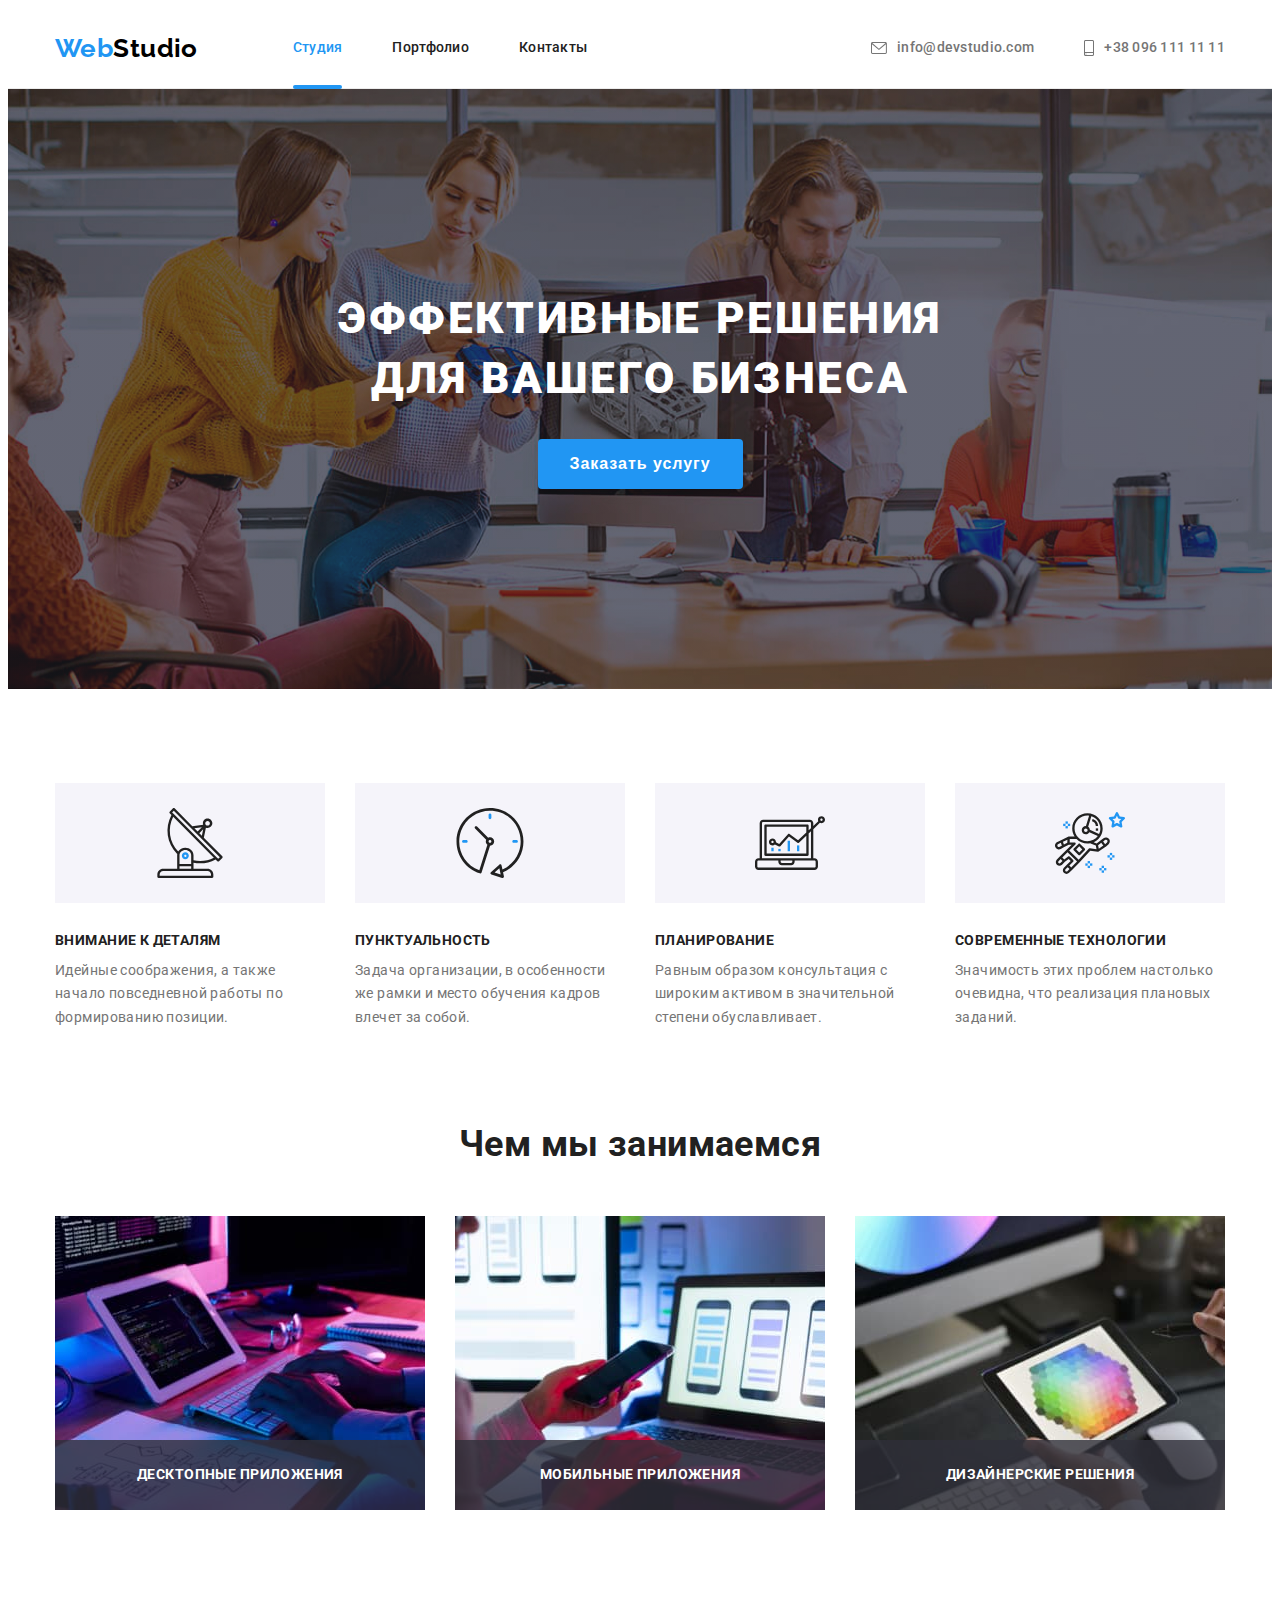
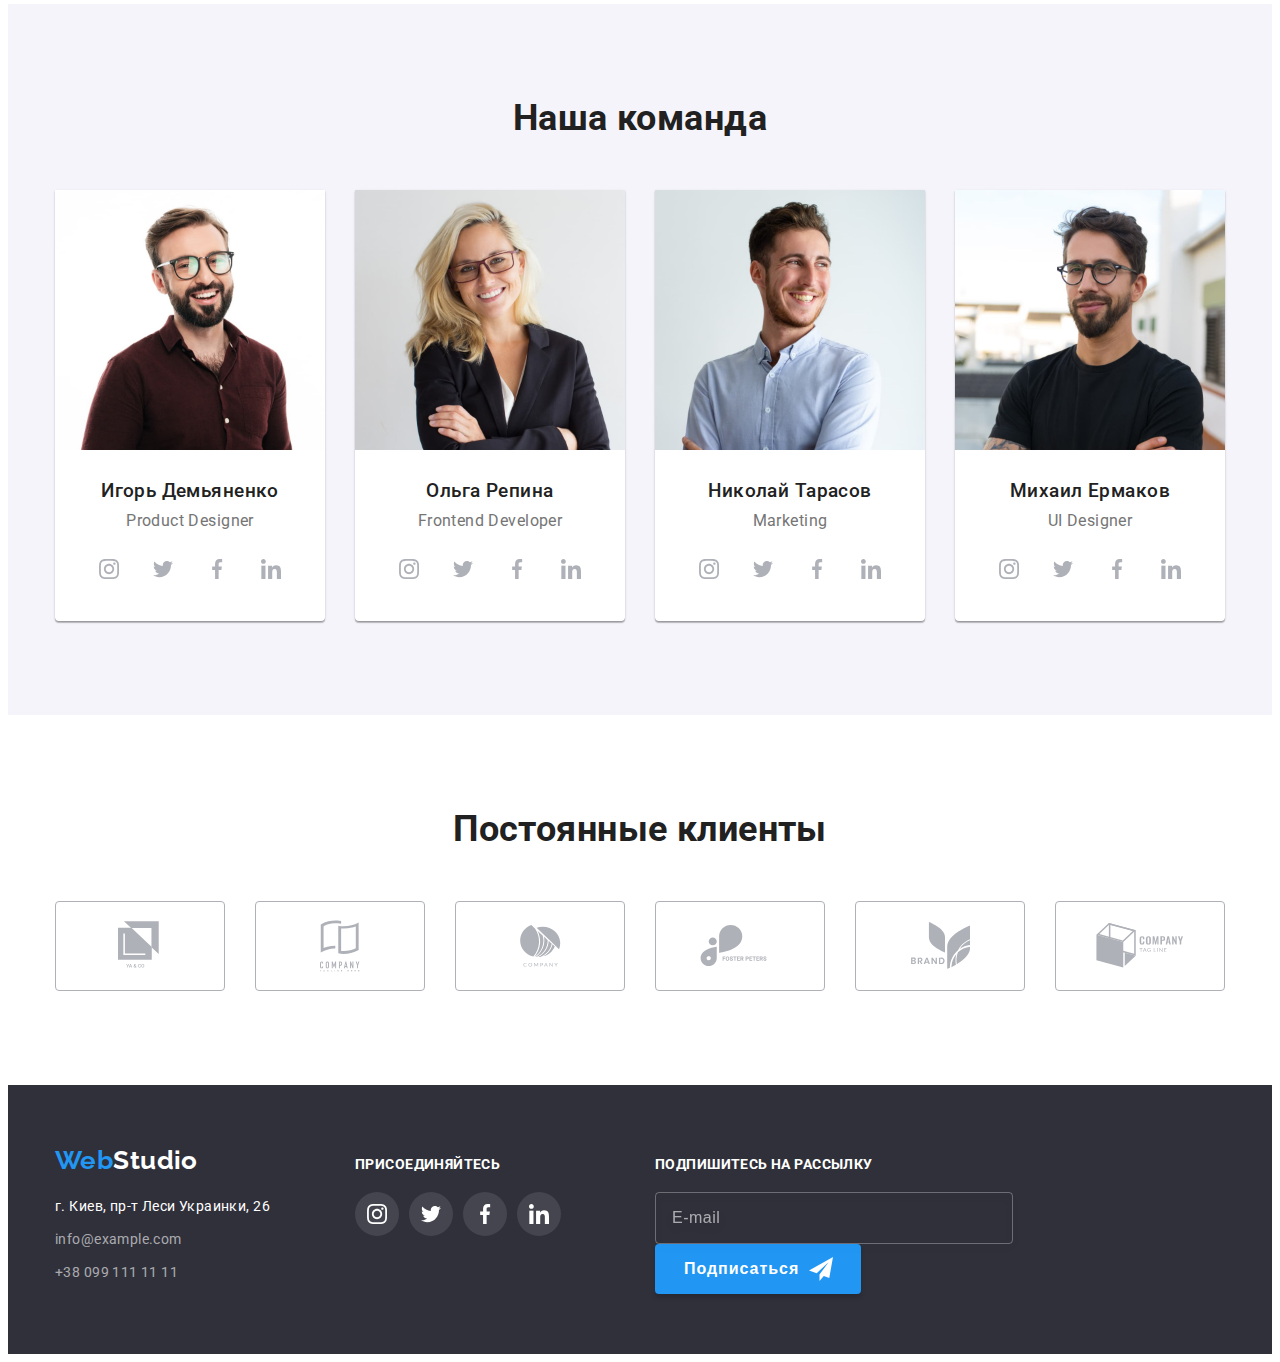
<file: index.html>
<!DOCTYPE html>
<html lang="en">
  <head>
    <meta charset="UTF-8" />
    <meta http-equiv="X-UA-Compatible" content="IE=edge" />
    <meta name="viewport" content="width=device-width, initial-scale=1.0" />
    <title>Студия</title>
    <link
      rel="stylesheet"
      href="https://cdnjs.cloudflare.com/ajax/libs/modern-normalize/1.0.0/modern-normalize.min.css"
      integrity="sha512-ISS7cAi1PEhQ8jnbJpJZMd29NlhNj4AWYyLOSp2CE/CsHxTCu+r+t0D2yoJudVrd0/8fTVPUVDzY5Tvli75u/g=="
      crossorigin="anonymous"
    />
    <link rel="preconnect" href="https://fonts.gstatic.com" />
    <link
      href="https://fonts.googleapis.com/css2?family=Raleway:wght@700&family=Roboto:wght@400;500;700;900&display=swap"
      rel="stylesheet"
    />
    <link rel="stylesheet" href="./css/main.min.css" />
  </head>
  <body>
    <!-- Шапка -->
    <header class="header">
      <div class="container header__container">
        <nav class="navigation">
          <a class="logo header__logo" href="#"
            >Web<span class="header__logo--color">Studio</span></a
          >
          <ul class="list menu">
            <li class="menu__item active-page">
              <a class="link menu__link" href="">Студия</a>
            </li>
            <li class="menu__item">
              <a class="link menu__link" href="./portfolio.html">Портфолио</a>
            </li>
            <li class="menu__item">
              <a class="link menu__link" href="">Контакты</a>
            </li>
          </ul>
        </nav>
        <ul class="list contact">
          <li class="contact__item">
            <a class="link contact__link" href="mailto:info@devstudio.com">
              <svg class="icon contact__link-icon" width="16" height="12">
                <use href="./images/sprite.svg#icon-mail"></use>
              </svg>
              info@devstudio.com</a
            >
          </li>
          <li class="contact__item">
            <a class="link contact__link" href="tel:+380961111111">
              <svg class="icon contact__link-icon" width="10" height="16">
                <use href="./images/sprite.svg#icon-phone"></use>
              </svg>
              +38 096 111 11 11</a
            >
          </li>
        </ul>
      </div>
    </header>
    <!-- Главная -->
    <main>
      <section class="hero hero-bg">
        <div class="container">
          <h1 class="hero__title">Эффективные решения для вашего бизнеса</h1>
          <button class="button hero__button" type="button" data-modal-open>
            Заказать услугу
          </button>
        </div>
      </section>
      <section class="section about">
        <div class="container">
          <h2 class="section__title visually-hidden">О нас</h2>
          <ul class="list about__list grid">
            <li class="about__item grid-item">
              <h3 class="about__item-title common__title">Внимание к деталям</h3>
              <p class="about__item-text">
                Идейные соображения, а также начало повседневной работы по
                формированию позиции.
              </p>
            </li>
            <li class="about__item grid-item">
              <h3 class="about__item-title common__title">Пунктуальность</h3>
              <p class="about__item-text">
                Задача организации, в особенности же рамки и место обучения
                кадров влечет за собой.
              </p>
            </li>
            <li class="about__item grid-item">
              <h3 class="about__item-title common__title">Планирование</h3>
              <p class="about__item-text">
                Равным образом консультация с широким активом в значительной
                степени обуславливает.
              </p>
            </li>
            <li class="about__item grid-item">
              <h3 class="about__item-title common__title">Современные технологии</h3>
              <p class="about__item-text">
                Значимость этих проблем настолько очевидна, что реализация
                плановых заданий.
              </p>
            </li>
          </ul>
        </div>
      </section>
      <section class="section services">
        <div class="container">
          <h2 class="section__title">Чем мы занимаемся</h2>
          <ul class="list grid">
            <li class="services__item grid-item">
              <img
                src="./images/about-1.jpg"
                alt="Проектирование"
                width="370"
              />
              <h3 class="services__item-title">Десктопные приложения</h3>
            </li>
            <li class="services__item grid-item">
              <img src="./images/about-2.jpg" alt="Дизайн" width="370" />
              <h3 class="services__item-title">Мобильные приложения</h3>
            </li>
            <li class="services__item grid-item">
              <img src="./images/about-3.jpg" alt="Редакция" width="370" />
              <h3 class="services__item-title">Дизайнерские решения</h3>
            </li>
          </ul>
        </div>
      </section>
      <!--  Team section -->
      <section class="section team">
        <div class="container">
          <h2 class="section__title">Наша команда</h2>
          <ul class="list team__list grid">
            <li class="team__item grid-item">
              <img
                src="./images/prod-designer.jpg"
                alt="Игорь Демьяненко"
                width="270"
              />
              <div class="team__content">
                <h3 class="team__title">Игорь Демьяненко</h3>
                <p class="team__text">Product Designer</p>
                <ul class="list social-icons">
                  <li class="social-icons__item">
                    <a
                      href=""
                      class="social-icons__link"
                      target="_blank"
                      rel="noopener noreferrer"
                    >
                      <svg class="icon social-icons__icon">
                        <use href="./images/sprite.svg#icon-instagram"></use>
                      </svg>
                    </a>
                  </li>
                  <li class="social-icons__item">
                    <a
                      href=""
                      class="social-icons__link"
                      target="_blank"
                      rel="noopener noreferrer"
                    >
                      <svg class="icon social-icons__icon">
                        <use href="./images/sprite.svg#icon-twitter"></use>
                      </svg>
                    </a>
                  </li>
                  <li class="social-icons__item">
                    <a
                      href=""
                      class="social-icons__link"
                      target="_blank"
                      rel="noopener noreferrer"
                    >
                      <svg class="icon social-icons__icon">
                        <use href="./images/sprite.svg#icon-facebook"></use>
                      </svg>
                    </a>
                  </li>
                  <li class="social-icons__item">
                    <a
                      href=""
                      class="social-icons__link"
                      target="_blank"
                      rel="noopener noreferrer"
                    >
                      <svg class="icon social-icons__icon">
                        <use href="./images/sprite.svg#icon-linkedin"></use>
                      </svg>
                    </a>
                  </li>
                </ul>
              </div>
            </li>
            <li class="team__item grid-item">
              <img
                src="./images/fronend-dev.jpg"
                alt="Ольга Репина"
                width="270"
              />
              <div class="team__content">
                <h3 class="team__title">Ольга Репина</h3>
                <p class="team__text">Frontend Developer</p>
                <ul class="list social-icons">
                  <li class="social-icons__item">
                    <a
                      href=""
                      class="social-icons__link"
                      target="_blank"
                      rel="noopener noreferrer"
                    >
                      <svg class="icon social-icons__icon">
                        <use href="./images/sprite.svg#icon-instagram"></use>
                      </svg>
                    </a>
                  </li>
                  <li class="social-icons__item">
                    <a
                      href=""
                      class="social-icons__link"
                      target="_blank"
                      rel="noopener noreferrer"
                    >
                      <svg class="icon social-icons__icon">
                        <use href="./images/sprite.svg#icon-twitter"></use>
                      </svg>
                    </a>
                  </li>
                  <li class="social-icons__item">
                    <a
                      href=""
                      class="social-icons__link"
                      target="_blank"
                      rel="noopener noreferrer"
                    >
                      <svg class="icon social-icons__icon">
                        <use href="./images/sprite.svg#icon-facebook"></use>
                      </svg>
                    </a>
                  </li>
                  <li class="social-icons__item">
                    <a
                      href=""
                      class="social-icons__link"
                      target="_blank"
                      rel="noopener noreferrer"
                    >
                      <svg class="icon social-icons__icon">
                        <use href="./images/sprite.svg#icon-linkedin"></use>
                      </svg>
                    </a>
                  </li>
                </ul>
              </div>
            </li>
            <li class="team__item grid-item">
              <img
                src="./images/marketting.jpg"
                alt="Николай Тарасов"
                width="270"
              />
              <div class="team__content">
                <h3 class="team__title">Николай Тарасов</h3>
                <p class="team__text">Marketing</p>
                <ul class="list social-icons">
                  <li class="social-icons__item">
                    <a
                      href=""
                      class="social-icons__link"
                      target="_blank"
                      rel="noopener noreferrer"
                    >
                      <svg class="icon social-icons__icon">
                        <use href="./images/sprite.svg#icon-instagram"></use>
                      </svg>
                    </a>
                  </li>
                  <li class="social-icons__item">
                    <a
                      href=""
                      class="social-icons__link"
                      target="_blank"
                      rel="noopener noreferrer"
                    >
                      <svg class="icon social-icons__icon">
                        <use href="./images/sprite.svg#icon-twitter"></use>
                      </svg>
                    </a>
                  </li>
                  <li class="social-icons__item">
                    <a
                      href=""
                      class="social-icons__link"
                      target="_blank"
                      rel="noopener noreferrer"
                    >
                      <svg class="icon social-icons__icon">
                        <use href="./images/sprite.svg#icon-facebook"></use>
                      </svg>
                    </a>
                  </li>
                  <li class="social-icons__item">
                    <a
                      href=""
                      class="social-icons__link"
                      target="_blank"
                      rel="noopener noreferrer"
                    >
                      <svg class="icon social-icons__icon">
                        <use href="./images/sprite.svg#icon-linkedin"></use>
                      </svg>
                    </a>
                  </li>
                </ul>
              </div>
            </li>
            <li class="team__item grid-item">
              <img
                src="./images/ui-designer.jpg"
                alt="Михаил Ермаков"
                width="270"
              />
              <div class="team__content">
                <h3 class="team__title">Михаил Ермаков</h3>
                <p class="team__text">UI Designer</p>
                <ul class="list social-icons">
                  <li class="social-icons__item">
                    <a
                      href=""
                      class="social-icons__link"
                      target="_blank"
                      rel="noopener noreferrer"
                    >
                      <svg class="icon social-icons__icon">
                        <use href="./images/sprite.svg#icon-instagram"></use>
                      </svg>
                    </a>
                  </li>
                  <li class="social-icons__item">
                    <a
                      href=""
                      class="social-icons__link"
                      target="_blank"
                      rel="noopener noreferrer"
                    >
                      <svg class="icon social-icons__icon">
                        <use href="./images/sprite.svg#icon-twitter"></use>
                      </svg>
                    </a>
                  </li>
                  <li class="social-icons__item">
                    <a
                      href=""
                      class="social-icons__link"
                      target="_blank"
                      rel="noopener noreferrer"
                    >
                      <svg class="icon social-icons__icon">
                        <use href="./images/sprite.svg#icon-facebook"></use>
                      </svg>
                    </a>
                  </li>
                  <li class="social-icons__item">
                    <a
                      href=""
                      class="social-icons__link"
                      target="_blank"
                      rel="noopener noreferrer"
                    >
                      <svg class="icon social-icons__icon">
                        <use href="./images/sprite.svg#icon-linkedin"></use>
                      </svg>
                    </a>
                  </li>
                </ul>
              </div>
            </li>
          </ul>
        </div>
      </section>
      <!-- Partners section -->
      <section class="section partners">
        <div class="container">
          <h2 class="section__title">Постоянные клиенты</h2>
          <ul class="partners__list list grid">
            <li class="partners__item grid-item">
              <a href="" class="link partners__link">
                <svg class="icon partners__item-icon" width="45" height="50">
                  <use href="./images/sprite.svg#icon-logo-one"></use>
                </svg>
              </a>
            </li>
            <li class="partners__item grid-item">
              <a href="" class="link partners__link">
                <svg class="icon partners__item-icon" width="40" height="52">
                  <use href="./images/sprite.svg#icon-logo-two"></use>
                </svg>
              </a>
            </li>
            <li class="partners__item grid-item">
              <a href="" class="link partners__link">
                <svg class="icon partners__item-icon" width="41" height="42">
                  <use href="./images/sprite.svg#icon-logo-three"></use>
                </svg>
              </a>
            </li>
            <li class="partners__item grid-item">
              <a href="" class="link partners__link">
                <svg class="icon partners__item-icon" width="80" height="42">
                  <use href="./images/sprite.svg#icon-logo-four"></use>
                </svg>
              </a>
            </li>
            <li class="partners__item grid-item">
              <a href="" class="link partners__link">
                <svg class="icon partners__item-icon" width="59" height="47">
                  <use href="./images/sprite.svg#icon-logo-five"></use>
                </svg>
              </a>
            </li>
            <li class="partners__item grid-item">
              <a href="" class="link partners__link">
                <svg class="icon partners__item-icon" width="88" height="45">
                  <use href="./images/sprite.svg#icon-logo-six"></use>
                </svg>
              </a>
            </li>
          </ul>
        </div>
      </section>
    </main>
    <!-- Подвал -->
    <footer class="footer">
      <div class="container footer__container">
        <div class="footer__block">
          <a class="logo footer__logo" href="#"
            >Web<span class="footer__logo--color">Studio</span></a
          >
          <address class="address">
            <p class="address__text">г. Киев, пр-т Леси Украинки, 26</p>
            <a class="link address__contacts" href="mailto:info@example.com"
              >info@example.com</a
            >
            <br />
            <a
              class="link address__contacts"
              href="tel:+380991111111"
              >+38 099 111 11 11</a
            >
          </address>
        </div>
        <div class="footer__social footer__block">
          <h2 class="common__title footer__title">присоединяйтесь</h2>
          <ul class="list social-icons">
            <li class="social-icons__item">
              <a
                href=""
                class="social-icons social-icons__link--color social-icons__link"
                target="_blank"
                rel="noopener noreferrer"
              >
                <svg class="icon social-icons__icon social-icons__icon--fill">
                  <use href="./images/sprite.svg#icon-instagram"></use>
                </svg>
              </a>
            </li>
            <li class="social-icons__item">
              <a
                href=""
                class="social-icons social-icons__link--color social-icons__link"
                target="_blank"
                rel="noopener noreferrer"
              >
                <svg class="icon social-icons__icon social-icons__icon--fill">
                  <use href="./images/sprite.svg#icon-twitter"></use>
                </svg>
              </a>
            </li>
            <li class="social-icons__item">
              <a
                href=""
                class="social-icons social-icons__link--color social-icons__link"
                target="_blank"
                rel="noopener noreferrer"
              >
                <svg class=" social-icons__icon social-icons__icon--fill">
                  <use href="./images/sprite.svg#icon-facebook"></use>
                </svg>
              </a>
            </li>
            <li class="social-icons__item">
              <a
                href=""
                class="social-icons social-icons__link--color social-icons__link"
                target="_blank"
                rel="noopener noreferrer"
              >
                <svg class="icon social-icons__icon social-icons__icon--fill">
                  <use href="./images/sprite.svg#icon-linkedin"></use>
                </svg>
              </a>
            </li>
          </ul>
        </div>
        <div class="footer__mailing footer__block">
          <h2 class="common__title footer__title">Подпишитесь на рассылку</h2>
          <form class="form">
            <input
              class="form__field"
              type="email"
              name="email"
              placeholder="E-mail"
            />
            <button class="button form__send" type="submit">
              Подписаться
              <svg class="footer__icon" width="24" height="24">
                <use href="./images/sprite.svg#icon-form-send"></use>
              </svg>
            </button>
          </form>
        </div>
      </div>
    </footer>

    <!-- Модальное окно -->
    <div class="backdrop is-hidden" data-modal>
      <div class="modal">
        <button class="modal__btn-close" data-modal-close>
          <svg class="icon">
            <use href="./images/sprite.svg#icon-close"></use>
          </svg>
        </button>
        <h2 class="modal__title">Оставьте свои данные, мы вам перезвоним</h2>
        <form class="modal-form">
          <span class="modal-form__field-text">Имя</span>
          <div class="modal-form__position">
            <label class="modal-form__label">
              <input class="modal-form__field" type="text" name="username" />
              <svg class="modal-form__icon">
                <use href="./images/sprite.svg#icon-form-user"></use>
              </svg>
            </label>
          </div>
          <span class="modal-form__field-text">Телефон</span>
          <div class="modal-form__position">
            <label class="modal-form__label">
              <input class="modal-form__field" type="tel" name="tel" />
              <svg class="modal-form__icon">
                <use href="./images/sprite.svg#icon-form-phone"></use>
              </svg>
            </label>
          </div>
          <span class="modal-form__field-text">Почта</span>
          <div class="modal-form__position">
            <label class="modal-form__label">
              <input class="modal-form__field" type="email" name="email" />
              <svg class="modal-form__icon">
                <use href="./images/sprite.svg#icon-form-email"></use>
              </svg>
            </label>
          </div>
          <div class="form__textarea">
            <span class="form__textarea-text">Комментарий</span>
            <textarea
              class="modal-form__textarea-field"
              name="user_message"
              placeholder="Введите текст"
              cols="30"
              rows="10"
            ></textarea>
          </div>
          <label class="check option">
            <input
              class="check__input"
              type="checkbox"
              name="accept"
              value="check"
            />
            <span class="check__box"></span>
            <span class="form__check">Соглашаюсь с рассылкой и принимаю </span
            ><a class="form__check-link" href="">Условия договора</a>
          </label>
          <button class="button modal-form__button" type="submit">
            Отправить
          </button>
        </form>
      </div>
    </div>

    <!-- Подключение js -->
    <script src="./js/modal.js"></script>
  </body>
</html>
</file>
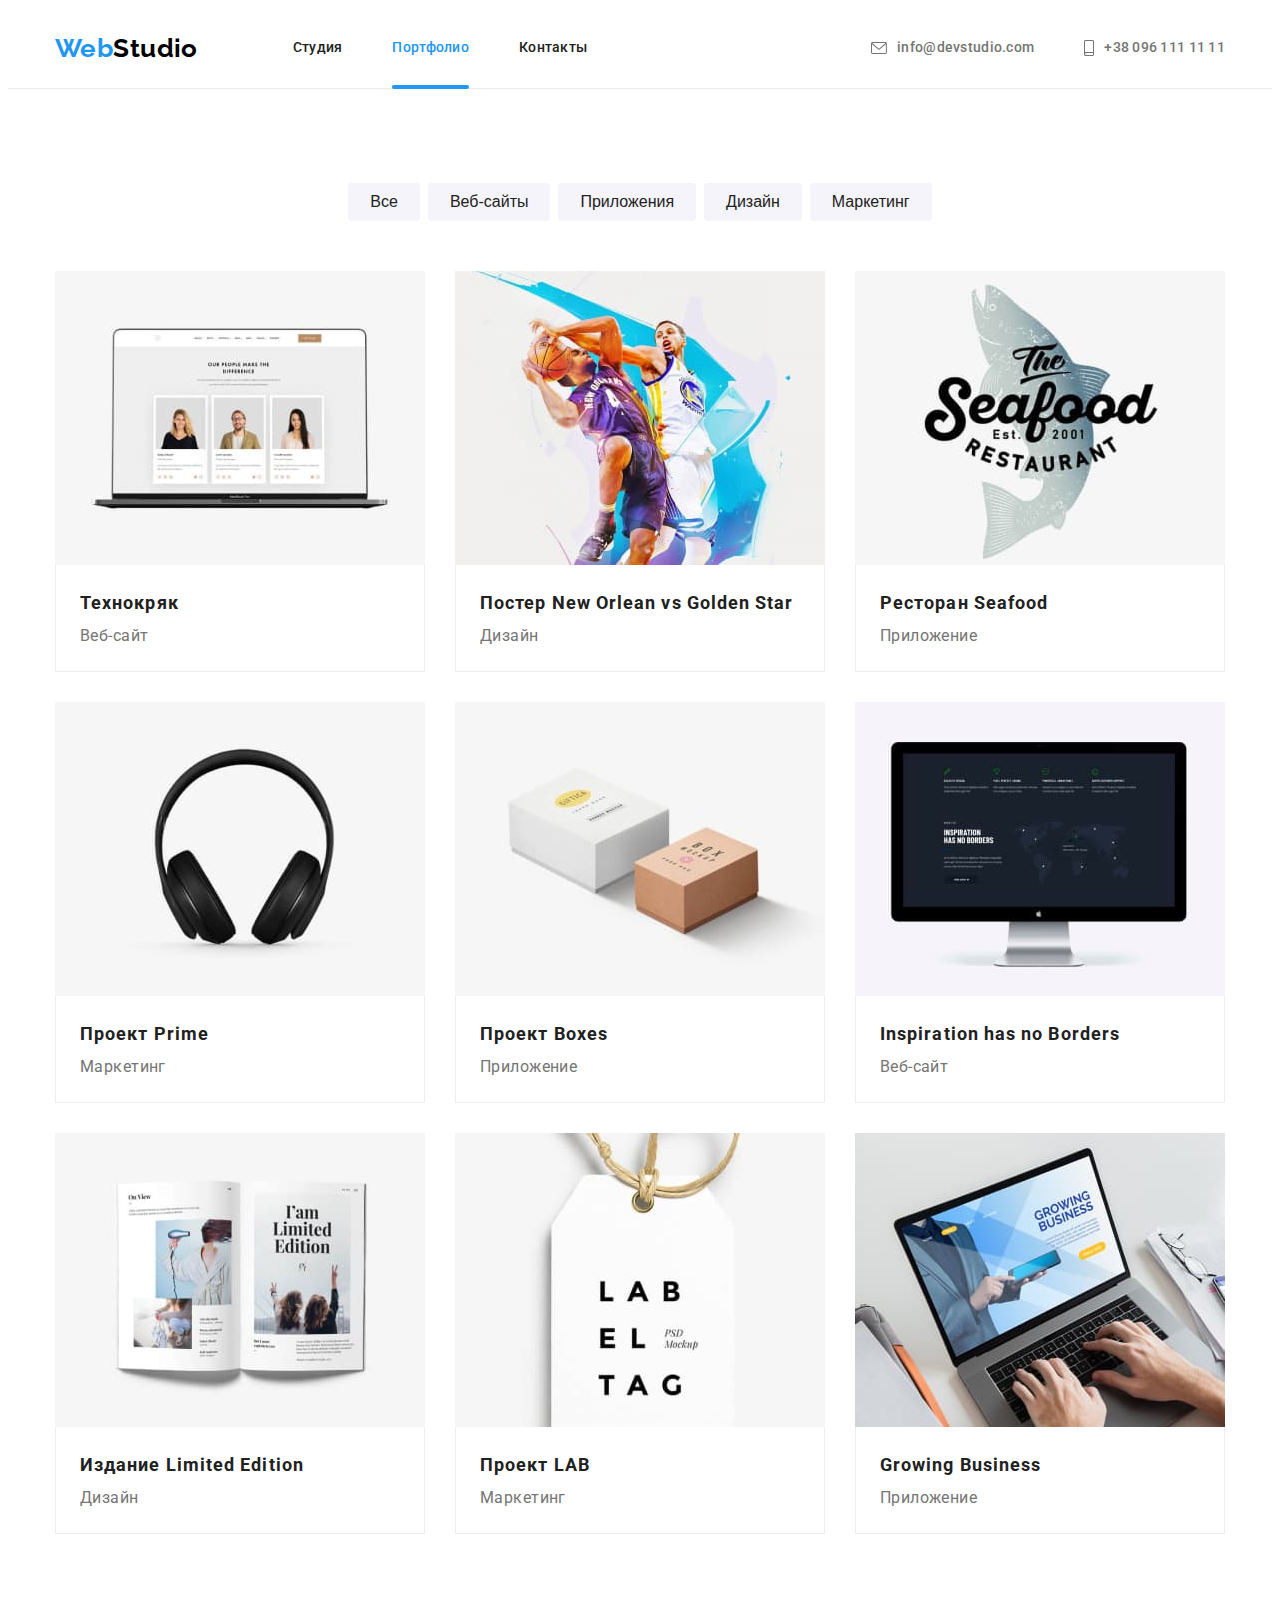
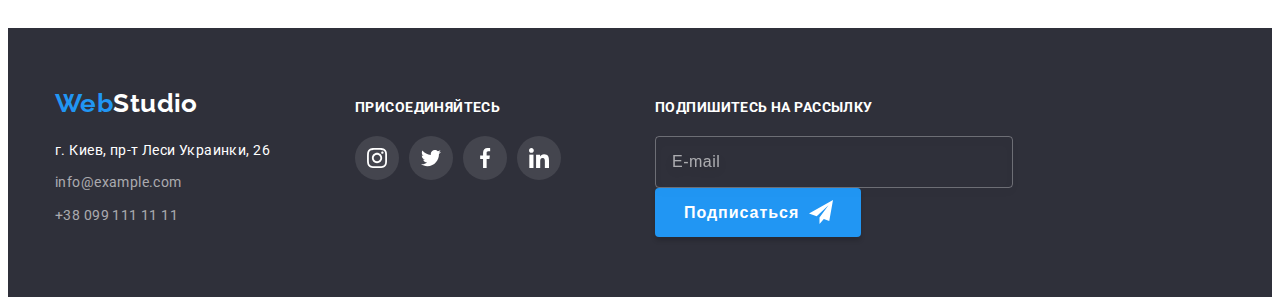
<file: portfolio.html>
<!DOCTYPE html>
<html lang="en">
  <head>
    <meta charset="UTF-8" />
    <meta http-equiv="X-UA-Compatible" content="IE=edge" />
    <meta name="viewport" content="width=device-width, initial-scale=1.0" />
    <title>Портфолио</title>
    <link
      rel="stylesheet"
      href="https://cdnjs.cloudflare.com/ajax/libs/modern-normalize/1.0.0/modern-normalize.min.css"
      integrity="sha512-ISS7cAi1PEhQ8jnbJpJZMd29NlhNj4AWYyLOSp2CE/CsHxTCu+r+t0D2yoJudVrd0/8fTVPUVDzY5Tvli75u/g=="
      crossorigin="anonymous"
    />
    <link rel="preconnect" href="https://fonts.gstatic.com" />
    <link
      href="https://fonts.googleapis.com/css2?family=Raleway:wght@700&family=Roboto:wght@400;500;700;900&display=swap"
      rel="stylesheet"
    />
    <link rel="stylesheet" href="./css/main.min.css" />
  </head>
  <body>
    <!-- Шапка -->
    <header class="header">
      <div class="container header__container">
        <nav class="navigation">
          <a class="logo header__logo" href="./index.html"
            >Web<span class="header__logo--color">Studio</span></a
          >
          <ul class="list menu">
            <li class="menu__item">
              <a class="link menu__link" href="./index.html">Студия</a>
            </li>
            <li class="menu__item active-page">
              <a class="link menu__link" href="./portfolio.html">Портфолио</a>
            </li>
            <li class="menu__item">
              <a class="link menu__link" href="">Контакты</a>
            </li>
          </ul>
        </nav>
        <ul class="list contact">
          <li class="contact__item">
            <a class="link contact__link" href="mailto:info@devstudio.com">
              <svg class="icon contact__link-icon" width="16" height="12">
                <use href="./images/sprite.svg#icon-mail"></use>
              </svg>
              info@devstudio.com</a
            >
          </li>
          <li class="contact__item">
            <a class="link contact__link" href="tel:+380961111111">
              <svg class="icon contact__link-icon" width="10" height="16">
                <use href="./images/sprite.svg#icon-phone"></use>
              </svg>
              +38 096 111 11 11</a
            >
          </li>
        </ul>
      </div>
    </header>
    <!-- Main -->
    <main>
      <section class="section">
        <div class="container">
          <h1 class="visually-hidden">Наше портфолио</h1>
          <!---Скрытый заголовок-->
          <ul class="list filter">
            <li class="filter__grid">
              <button class="filter__item" type="button">
                Все
              </button>
            </li>
            <li class="filter__grid">
              <button class="filter__item" type="button">Веб-сайты</button>
            </li>
            <li class="filter__grid">
              <button class="filter__item" type="button">Приложения</button>
            </li>
            <li class="filter__grid"><button class="filter__item" type="button">Дизайн</button></li>
            <li class="filter__grid">
              <button class="filter__item" type="button">Маркетинг</button>
            </li>
          </ul>
          <ul class="list projects-list grid">
            <li class="projects-list__item grid-item">
              <a href="" class="projects-list__link">
                <img 
                  src="./images/list-one.jpg"
                  alt="Веб-сайт Технокряк"
                  width="370"
                />
                <div class="projects-list__hidden">
                  <p>Технокряк это современная площадка распространения коронавируса. Компании используют эту платформу для цифрового шпионажа и атак на защищённые сервера конкурентов.</p>
                </div>
                <div class="projects-list__content">
                <h2 class="projects-list__title">Технокряк</h2>
                <p class="projects-list__text">Веб-сайт</p></div>
              </a>
            </li>
            <li class="projects-list__item grid-item">
              <a href="" class="projects-list__link">
                <img 
                  src="./images/list-two.jpg"
                  alt="Постер New Orlean vs Golden Star"
                  width="370"
                />
                <div class="projects-list__hidden">
                  <p>Технокряк это современная площадка распространения коронавируса. Компании используют эту платформу для цифрового шпионажа и атак на защищённые сервера конкурентов.</p>
                </div>
                <div class="projects-list__content">
                <h2 class="projects-list__title">Постер New Orlean vs Golden Star</h2>
                <p class="projects-list__text">Дизайн</p></div>
              </a>
            </li>
            <li class="projects-list__item grid-item">
              <a href="" class="projects-list__link">
                <img 
                  src="./images/list-three.jpg"
                  alt="Приложение есторана Seafood"
                  width="370"
                />
                <div class="projects-list__hidden">
                  <p>Технокряк это современная площадка распространения коронавируса. Компании используют эту платформу для цифрового шпионажа и атак на защищённые сервера конкурентов.</p>
                </div>
                <div class="projects-list__content">
                <h2 class="projects-list__title">Ресторан Seafood</h2>
                <p class="projects-list__text">Приложение</p></div>
              </a>
            </li>
            <li class="projects-list__item grid-item">
              <a href="" class="projects-list__link">
                <img 
                  src="./images/list-hour.jpg"
                  alt="Проект Prime"
                  width="370"
                />
                <div class="projects-list__hidden">
                  <p>Технокряк это современная площадка распространения коронавируса. Компании используют эту платформу для цифрового шпионажа и атак на защищённые сервера конкурентов.</p>
                </div>
                <div class="projects-list__content">
                <h2 class="projects-list__title">Проект Prime</h2>
                <p class="projects-list__text">Маркетинг</p></div>
              </a>
            </li>
            <li class="projects-list__item grid-item">
              <a href="" class="projects-list__link">
                <img 
                  src="./images/list-five.jpg"
                  alt="Приложение Boxes"
                  width="370"
                />
                <div class="projects-list__hidden">
                  <p>Технокряк это современная площадка распространения коронавируса. Компании используют эту платформу для цифрового шпионажа и атак на защищённые сервера конкурентов.</p>
                </div>
                <div class="projects-list__content">
                <h2 class="projects-list__title">Проект Boxes</h2>
                <p class="projects-list__text">Приложение</p></div>
              </a>
            </li>
            <li class="projects-list__item grid-item">
              <a href="" class="projects-list__link">
                <img 
                  src="./images/list-six.jpg"
                  alt="Веб-сайт Inspiration has no Borders"
                  width="370"
                />
                <div class="projects-list__hidden">
                  <p>Технокряк это современная площадка распространения коронавируса. Компании используют эту платформу для цифрового шпионажа и атак на защищённые сервера конкурентов.</p>
                </div>
                <div class="projects-list__hidden">
                  <p>Технокряк это современная площадка распространения коронавируса. Компании используют эту платформу для цифрового шпионажа и атак на защищённые сервера конкурентов.</p>
                </div>
                <div class="projects-list__content">
                <h2 class="projects-list__title">Inspiration has no Borders</h2>
                <p class="projects-list__text">Веб-сайт</p></div>
              </a>
            </li>
            <li class="projects-list__item grid-item">
              <a href="" class="projects-list__link">
                <img 
                  src="./images/list-seven.jpg"
                  alt="Издание Limited Edition"
                  width="370"
                />
                <div class="projects-list__hidden">
                  <p>Технокряк это современная площадка распространения коронавируса. Компании используют эту платформу для цифрового шпионажа и атак на защищённые сервера конкурентов.</p>
                </div>
                <div class="projects-list__content">
                <h2 class="projects-list__title">Издание Limited Edition</h2>
                <p class="projects-list__text">Дизайн</p></div>
              </a>
            </li>
            <li class="projects-list__item grid-item">
              <a href="" class="projects-list__link">
                <img 
                  src="./images/list-eight.jpg"
                  alt="Проект LAB"
                  width="370"
                />
                <div class="projects-list__hidden">
                  <p>Технокряк это современная площадка распространения коронавируса. Компании используют эту платформу для цифрового шпионажа и атак на защищённые сервера конкурентов.</p>
                </div>
                <div class="projects-list__content"><h2 class="projects-list__title">Проект LAB</h2>
                <p class="projects-list__text">Маркетинг</p></div> 
              </a>
            </li>
            <li class="projects-list__item grid-item">
              <a href="" class="projects-list__link">
                <img 
                  src="./images/list-nine.jpg"
                  alt="Приложение Growing Business"
                  width="370"
                />
                <div class="projects-list__hidden">
                  <p>Технокряк это современная площадка распространения коронавируса. Компании используют эту платформу для цифрового шпионажа и атак на защищённые сервера конкурентов.</p>
                </div>
                <div class="projects-list__content">
                <h2 class="projects-list__title">Growing Business</h2>
                <p class="projects-list__text">Приложение</p></div>
              </a>
            </li>
          </ul>
        </div>
      </section>
    </main>
    <!-- Footer -->
    <footer class="footer">
      <div class="container footer__container">
        <div class="footer__block">
          <a class="logo footer__logo" href="./index.html"
            >Web<span class="footer__logo--color">Studio</span></a
          >
          <address class="address">
            <p class="address__text">г. Киев, пр-т Леси Украинки, 26</p>
            <a class="link address__contacts" href="mailto:info@example.com"
              >info@example.com</a
            >
            <br />
            <a
              class="link address__contacts"
              href="tel:+380991111111"
              >+38 099 111 11 11</a
            >
          </address>
        </div>
        <div class="footer__social footer__block">
          <h2 class="common__title footer__title">присоединяйтесь</h2>
          <ul class="list social-icons">
            <li class="social-icons__item">
              <a
                href=""
                class="social-icons social-icons__link--color social-icons__link"
                target="_blank"
                rel="noopener noreferrer"
              >
                <svg class="icon social-icons__icon social-icons__icon--fill">
                  <use href="./images/sprite.svg#icon-instagram"></use>
                </svg>
              </a>
            </li>
            <li class="social-icons__item">
              <a
                href=""
                class="social-icons social-icons__link--color social-icons__link"
                target="_blank"
                rel="noopener noreferrer"
              >
                <svg class="icon social-icons__icon social-icons__icon--fill">
                  <use href="./images/sprite.svg#icon-twitter"></use>
                </svg>
              </a>
            </li>
            <li class="social-icons__item">
              <a
                href=""
                class="social-icons social-icons__link--color social-icons__link"
                target="_blank"
                rel="noopener noreferrer"
              >
                <svg class=" social-icons__icon social-icons__icon--fill">
                  <use href="./images/sprite.svg#icon-facebook"></use>
                </svg>
              </a>
            </li>
            <li class="social-icons__item">
              <a
                href=""
                class="social-icons social-icons__link--color social-icons__link"
                target="_blank"
                rel="noopener noreferrer"
              >
                <svg class="icon social-icons__icon social-icons__icon--fill">
                  <use href="./images/sprite.svg#icon-linkedin"></use>
                </svg>
              </a>
            </li>
          </ul>
        </div>
        <div class="footer__mailing footer__block">
          <h2 class="common__title footer__title">Подпишитесь на рассылку</h2>
          <form class="form">
            <input
              class="form__field"
              type="email"
              name="email"
              placeholder="E-mail"
            />
            <button class="button form__send" type="submit">
              Подписаться
              <svg class="footer__icon" width="24" height="24">
                <use href="./images/sprite.svg#icon-form-send"></use>
              </svg>
            </button>
          </form>
        </div>
      </div>
    </footer>
  </body>
</html>
</file>
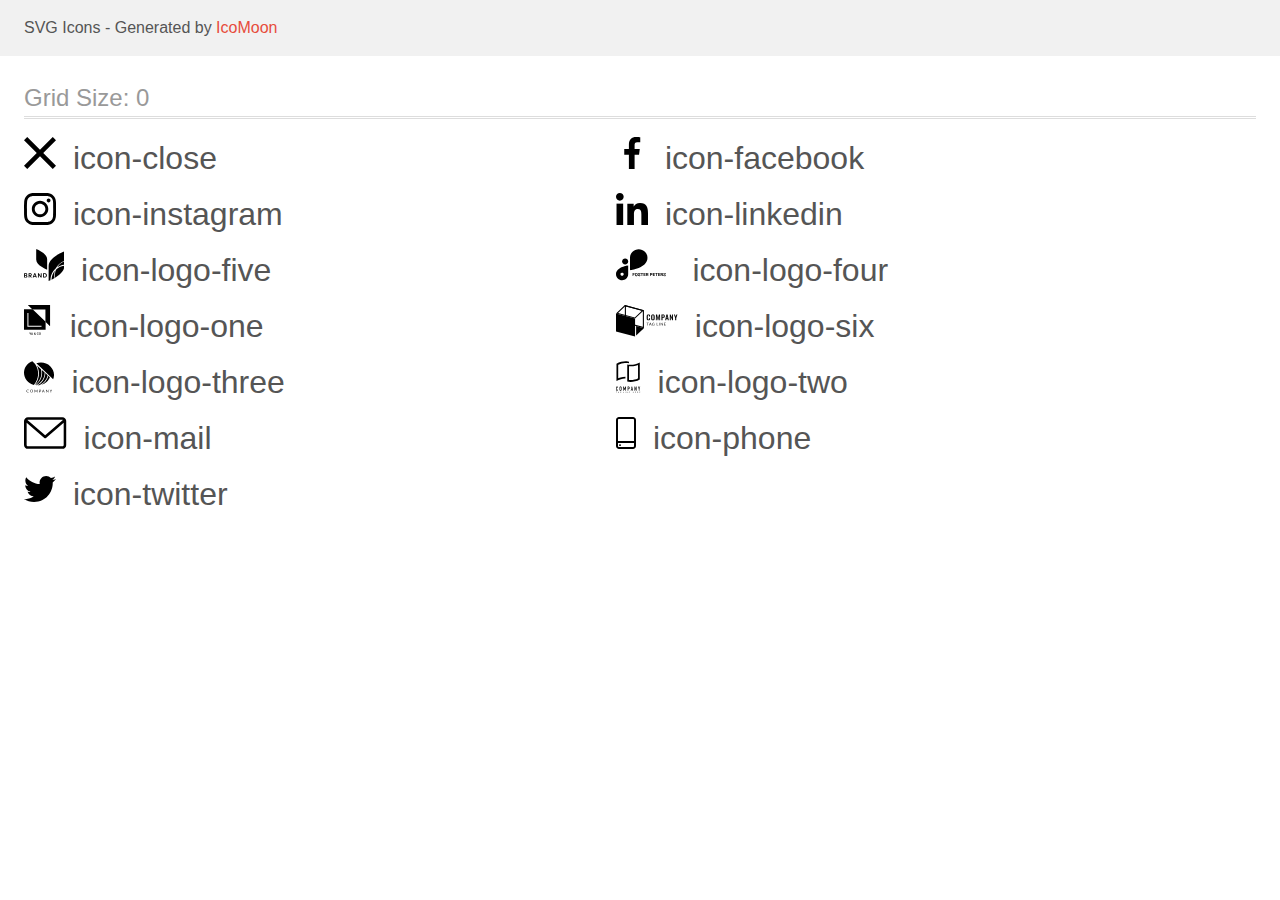
<file: images/icomoon/demo.html>
<!doctype html>
<html>
<head>
    <title>IcoMoon - SVG Icons</title>
    <meta charset="utf-8">
    <meta name="viewport" content="width=device-width, initial-scale=1">
    <link rel="stylesheet" href="demo-files/demo.css">
    <link rel="stylesheet" href="style.css">
</head>
<body>
<svg aria-hidden="true" style="position: absolute; width: 0; height: 0; overflow: hidden;" version="1.1" xmlns="http://www.w3.org/2000/svg" xmlns:xlink="http://www.w3.org/1999/xlink">
<defs>
<symbol id="icon-close" viewBox="0 0 32 32">
<path d="M32 3.223l-3.223-3.223-12.777 12.777-12.777-12.777-3.223 3.223 12.777 12.777-12.777 12.777 3.223 3.223 12.777-12.777 12.777 12.777 3.223-3.223-12.777-12.777 12.777-12.777z"></path>
</symbol>
<symbol id="icon-facebook" viewBox="0 0 32 32">
<path d="M21.329 5.313h2.921v-5.088c-0.504-0.069-2.237-0.225-4.256-0.225-4.212 0-7.097 2.649-7.097 7.519v4.481h-4.648v5.688h4.648v14.312h5.699v-14.311h4.46l0.708-5.688h-5.169v-3.919c0.001-1.644 0.444-2.769 2.735-2.769z"></path>
</symbol>
<symbol id="icon-instagram" viewBox="0 0 32 32">
<path d="M31.969 9.408c-0.075-1.7-0.35-2.869-0.744-3.882-0.406-1.075-1.032-2.038-1.851-2.838-0.8-0.813-1.769-1.444-2.832-1.844-1.019-0.394-2.182-0.669-3.882-0.744-1.713-0.081-2.257-0.1-6.601-0.1s-4.888 0.019-6.595 0.094c-1.7 0.075-2.869 0.35-3.882 0.744-1.075 0.406-2.038 1.031-2.838 1.85-0.813 0.8-1.444 1.769-1.844 2.832-0.394 1.019-0.669 2.182-0.744 3.882-0.081 1.713-0.1 2.257-0.1 6.601s0.019 4.888 0.094 6.595c0.075 1.7 0.35 2.869 0.744 3.882 0.406 1.075 1.038 2.038 1.85 2.838 0.8 0.813 1.769 1.444 2.832 1.844 1.019 0.394 2.182 0.669 3.882 0.744 1.706 0.075 2.25 0.094 6.595 0.094s4.888-0.019 6.595-0.094c1.7-0.075 2.869-0.35 3.882-0.744 2.151-0.832 3.851-2.532 4.682-4.682 0.394-1.019 0.669-2.182 0.744-3.882 0.075-1.707 0.094-2.251 0.094-6.595s-0.006-4.888-0.081-6.595zM29.087 22.473c-0.069 1.563-0.331 2.407-0.55 2.969-0.538 1.394-1.644 2.5-3.038 3.038-0.563 0.219-1.413 0.481-2.969 0.55-1.688 0.075-2.194 0.094-6.464 0.094s-4.782-0.019-6.464-0.094c-1.563-0.069-2.407-0.331-2.969-0.55-0.694-0.256-1.325-0.663-1.838-1.194-0.531-0.519-0.938-1.144-1.194-1.838-0.219-0.563-0.481-1.413-0.55-2.969-0.075-1.688-0.094-2.194-0.094-6.464s0.019-4.782 0.094-6.464c0.069-1.563 0.331-2.407 0.55-2.969 0.256-0.694 0.663-1.325 1.2-1.838 0.519-0.531 1.144-0.938 1.838-1.194 0.563-0.219 1.413-0.481 2.969-0.55 1.688-0.075 2.194-0.094 6.464-0.094 4.276 0 4.782 0.019 6.464 0.094 1.563 0.069 2.407 0.331 2.969 0.55 0.694 0.256 1.325 0.662 1.838 1.194 0.531 0.519 0.938 1.144 1.194 1.838 0.219 0.563 0.481 1.413 0.55 2.969 0.075 1.688 0.094 2.194 0.094 6.464s-0.019 4.77-0.094 6.458z"></path>
<path d="M16.059 7.783c-4.538 0-8.22 3.682-8.22 8.22s3.682 8.22 8.22 8.22c4.539 0 8.22-3.682 8.22-8.22s-3.682-8.22-8.22-8.22zM16.059 21.335c-2.944 0-5.332-2.388-5.332-5.332s2.388-5.332 5.332-5.332c2.944 0 5.332 2.388 5.332 5.332s-2.388 5.332-5.332 5.332z"></path>
<path d="M26.524 7.458c0 1.060-0.859 1.919-1.919 1.919s-1.919-0.859-1.919-1.919c0-1.060 0.859-1.919 1.919-1.919s1.919 0.859 1.919 1.919z"></path>
</symbol>
<symbol id="icon-linkedin" viewBox="0 0 32 32">
<path d="M31.992 32v-0.001h0.008v-11.736c0-5.741-1.236-10.164-7.948-10.164-3.227 0-5.392 1.771-6.276 3.449h-0.093v-2.913h-6.364v21.364h6.627v-10.579c0-2.785 0.528-5.479 3.977-5.479 3.399 0 3.449 3.179 3.449 5.657v10.401h6.62z"></path>
<path d="M0.528 10.636h6.635v21.364h-6.635v-21.364z"></path>
<path d="M3.843 0c-2.121 0-3.843 1.721-3.843 3.843s1.721 3.879 3.843 3.879c2.121 0 3.843-1.757 3.843-3.879-0.001-2.121-1.723-3.843-3.843-3.843v0z"></path>
</symbol>
<symbol id="icon-logo-five" viewBox="0 0 40 32">
<path d="M3.055 26.742c0.156 0.194 0.24 0.438 0.236 0.688 0.008 0.163-0.021 0.326-0.084 0.476s-0.159 0.285-0.281 0.393c-0.304 0.231-0.681 0.343-1.061 0.317h-1.865v-4.361h1.827c0.361-0.024 0.718 0.078 1.012 0.29 0.118 0.099 0.211 0.224 0.273 0.366s0.089 0.296 0.081 0.45c0.011 0.241-0.065 0.477-0.212 0.667-0.142 0.173-0.338 0.293-0.556 0.341 0.247 0.045 0.471 0.177 0.63 0.373zM0.868 26.084h0.781c0.177 0.013 0.354-0.038 0.496-0.145 0.059-0.053 0.104-0.12 0.133-0.193s0.041-0.153 0.034-0.233c0.006-0.079-0.006-0.158-0.035-0.232s-0.073-0.14-0.13-0.194c-0.147-0.11-0.329-0.162-0.511-0.147h-0.768v1.144zM2.222 27.756c0.063-0.055 0.112-0.123 0.144-0.2s0.046-0.16 0.041-0.243c0.005-0.084-0.010-0.168-0.042-0.246s-0.083-0.147-0.146-0.202c-0.153-0.114-0.341-0.17-0.53-0.158h-0.819v1.199h0.83c0.187 0.011 0.372-0.043 0.524-0.151z"></path>
<path d="M6.79 28.617l-1.016-1.704h-0.382v1.704h-0.874v-4.361h1.655c0.417-0.029 0.83 0.104 1.152 0.371 0.231 0.237 0.371 0.549 0.393 0.879s-0.073 0.659-0.27 0.925c-0.204 0.235-0.483 0.391-0.789 0.443l1.082 1.743h-0.951zM5.392 26.318h0.715c0.497 0 0.745-0.22 0.745-0.66 0.005-0.090-0.008-0.18-0.040-0.264s-0.080-0.161-0.143-0.226c-0.157-0.131-0.359-0.195-0.562-0.177h-0.724l0.008 1.327z"></path>
<path d="M11.568 27.739h-1.742l-0.308 0.878h-0.917l1.6-4.312h0.991l1.593 4.312h-0.917l-0.301-0.878zM11.335 27.079l-0.637-1.841-0.637 1.841h1.273z"></path>
<path d="M17.55 28.617h-0.868l-1.946-2.965v2.965h-0.866v-4.361h0.866l1.946 2.983v-2.983h0.868v4.361z"></path>
<path d="M22.502 27.573c-0.179 0.329-0.453 0.597-0.785 0.769-0.378 0.192-0.797 0.286-1.22 0.275h-1.545v-4.361h1.545c0.422-0.011 0.841 0.081 1.22 0.268 0.332 0.168 0.606 0.433 0.785 0.761 0.179 0.355 0.272 0.747 0.272 1.144s-0.093 0.789-0.272 1.144zM21.509 27.469c0.248-0.29 0.384-0.659 0.384-1.041s-0.136-0.751-0.384-1.041c-0.299-0.262-0.69-0.396-1.086-0.371h-0.603v2.823h0.603c0.397 0.025 0.787-0.108 1.086-0.371z"></path>
<path d="M12.111 0c0 0 11.201 4.246 10.963 10.39v10.392c0 0-11.193-4.248-10.959-10.392l-0.004-10.39z"></path>
<path d="M33.054 18.349c2.115-1.462 4.562-2.367 7.117-2.633v-3.253c-2.943 1.139-5.44 3.204-7.117 5.886z"></path>
<path d="M31.783 19.329c1.731-3.5 4.733-6.202 8.388-7.548v-9.374c0 0-15.952 6.048-15.614 14.797v14.795c0 0 0.711-0.27 1.829-0.778 0-0.473 0-0.95 0.051-1.43 0.33-4.062 2.253-7.826 5.347-10.464z"></path>
<path d="M30.266 24.825c0.084-1.026 0.271-2.041 0.558-3.029-1.926 2.279-3.093 5.106-3.335 8.085-0.023 0.281-0.036 0.562-0.042 0.852 0.906-0.437 1.96-0.982 3.068-1.623-0.283-1.409-0.366-2.851-0.248-4.284z"></path>
<path d="M30.9 24.878c-0.106 1.296-0.040 2.601 0.197 3.879 4.358-2.618 9.255-6.664 9.067-11.553v-0.426c-3.114 0.35-6.027 1.716-8.292 3.89-0.53 1.347-0.858 2.766-0.972 4.21z"></path>
</symbol>
<symbol id="icon-logo-four" viewBox="0 0 60 32">
<path d="M9.229 9.548h-0.002c-1.684 0-3.048 1.33-3.048 2.971v0.002c0 1.641 1.365 2.971 3.048 2.971h0.002c1.684 0 3.048-1.33 3.048-2.971v-0.002c0-1.641-1.365-2.971-3.048-2.971z"></path>
<path d="M31.73 8.599c-0.005-2.279-0.936-4.463-2.589-6.074s-3.894-2.519-6.233-2.524v0c-2.339 0.004-4.581 0.911-6.235 2.523s-2.586 3.796-2.59 6.076v12.566c0 0 17.645-1.915 17.647-12.564v-0.002z"></path>
<path d="M-0 25.289c0.004 1.586 0.652 3.105 1.803 4.226s2.709 1.753 4.336 1.758c1.627-0.005 3.185-0.636 4.336-1.757s1.799-2.64 1.803-4.225v-8.744c0 0-12.278 1.334-12.278 8.742zM6.139 26.856c-0.318 0-0.629-0.092-0.893-0.264s-0.47-0.417-0.592-0.703-0.154-0.601-0.091-0.905c0.062-0.304 0.215-0.583 0.44-0.802s0.511-0.368 0.823-0.429c0.312-0.060 0.635-0.029 0.929 0.089s0.545 0.319 0.721 0.577c0.177 0.258 0.271 0.561 0.271 0.87 0.001 0.206-0.040 0.411-0.121 0.601s-0.199 0.364-0.348 0.51c-0.149 0.146-0.327 0.262-0.522 0.341s-0.405 0.12-0.617 0.12v-0.006z"></path>
<path d="M18.671 25.884h-1.256v1.297h-0.654v-3.174h2.067v0.53h-1.413v0.82h1.256v0.528zM21.815 25.666c0 0.312-0.055 0.587-0.166 0.822s-0.269 0.417-0.475 0.545c-0.205 0.128-0.44 0.192-0.706 0.192-0.263 0-0.498-0.063-0.704-0.19s-0.366-0.307-0.48-0.541c-0.113-0.235-0.171-0.506-0.172-0.811v-0.157c0-0.312 0.056-0.587 0.168-0.824 0.113-0.238 0.273-0.421 0.477-0.547 0.206-0.128 0.442-0.192 0.706-0.192s0.499 0.064 0.704 0.192c0.206 0.126 0.366 0.309 0.477 0.547 0.113 0.237 0.17 0.511 0.17 0.822v0.142zM21.152 25.522c0-0.333-0.060-0.586-0.179-0.759s-0.289-0.259-0.51-0.259c-0.219 0-0.389 0.086-0.508 0.257-0.119 0.17-0.18 0.42-0.181 0.75v0.155c0 0.324 0.060 0.576 0.179 0.754s0.291 0.268 0.515 0.268c0.219 0 0.388-0.086 0.506-0.257 0.118-0.173 0.177-0.424 0.179-0.754v-0.155zM23.936 26.348c0-0.124-0.044-0.218-0.131-0.283-0.087-0.067-0.244-0.137-0.471-0.209-0.227-0.074-0.406-0.147-0.538-0.218-0.36-0.195-0.541-0.457-0.541-0.787 0-0.172 0.048-0.324 0.144-0.458 0.097-0.135 0.236-0.241 0.416-0.316 0.182-0.076 0.385-0.113 0.611-0.113 0.227 0 0.429 0.041 0.606 0.124 0.177 0.081 0.315 0.197 0.412 0.347 0.099 0.15 0.148 0.32 0.148 0.51h-0.654c0-0.145-0.046-0.258-0.137-0.338-0.092-0.081-0.22-0.122-0.386-0.122-0.16 0-0.284 0.034-0.373 0.102-0.089 0.067-0.133 0.156-0.133 0.266 0 0.103 0.052 0.19 0.155 0.259 0.105 0.070 0.258 0.135 0.46 0.196 0.372 0.112 0.643 0.251 0.813 0.416s0.255 0.372 0.255 0.619c0 0.275-0.104 0.491-0.312 0.648-0.208 0.156-0.488 0.233-0.839 0.233-0.244 0-0.467-0.044-0.667-0.133-0.201-0.090-0.354-0.213-0.46-0.368-0.105-0.156-0.157-0.336-0.157-0.541h0.656c0 0.35 0.209 0.525 0.628 0.525 0.156 0 0.277-0.031 0.364-0.094 0.087-0.064 0.131-0.153 0.131-0.266zM27.427 24.536h-0.972v2.645h-0.654v-2.645h-0.959v-0.53h2.586v0.53zM29.712 25.805h-1.256v0.85h1.474v0.525h-2.128v-3.174h2.124v0.53h-1.47v0.757h1.256v0.512zM31.489 26.019h-0.521v1.162h-0.654v-3.174h1.18c0.375 0 0.664 0.084 0.868 0.251s0.305 0.403 0.305 0.709c0 0.217-0.047 0.397-0.142 0.543-0.093 0.144-0.235 0.259-0.425 0.344l0.687 1.297v0.030h-0.702l-0.595-1.162zM30.967 25.489h0.528c0.164 0 0.291-0.041 0.382-0.124 0.090-0.084 0.135-0.2 0.135-0.347 0-0.15-0.043-0.267-0.129-0.353-0.084-0.086-0.214-0.129-0.39-0.129h-0.525v0.953zM34.931 26.063v1.118h-0.654v-3.174h1.238c0.238 0 0.448 0.044 0.628 0.131 0.182 0.087 0.321 0.212 0.419 0.373 0.097 0.16 0.146 0.342 0.146 0.547 0 0.311-0.107 0.557-0.32 0.737-0.212 0.179-0.507 0.268-0.883 0.268h-0.573zM34.931 25.533h0.584c0.173 0 0.305-0.041 0.395-0.122 0.092-0.081 0.137-0.198 0.137-0.349 0-0.156-0.046-0.281-0.137-0.377s-0.218-0.145-0.379-0.148h-0.6v0.996zM39.069 25.805h-1.256v0.85h1.474v0.525h-2.128v-3.174h2.124v0.53h-1.469v0.757h1.256v0.512zM42.104 24.536h-0.972v2.645h-0.654v-2.645h-0.959v-0.53h2.586v0.53zM44.389 25.805h-1.256v0.85h1.474v0.525h-2.128v-3.174h2.124v0.53h-1.469v0.757h1.256v0.512zM46.166 26.019h-0.521v1.162h-0.654v-3.174h1.18c0.375 0 0.664 0.084 0.868 0.251s0.305 0.403 0.305 0.709c0 0.217-0.047 0.397-0.142 0.543-0.093 0.144-0.235 0.259-0.425 0.344l0.687 1.297v0.030h-0.702l-0.595-1.162zM45.645 25.489h0.528c0.164 0 0.291-0.041 0.382-0.124 0.090-0.084 0.135-0.2 0.135-0.347 0-0.15-0.043-0.267-0.129-0.353-0.084-0.086-0.214-0.129-0.39-0.129h-0.525v0.953zM49.489 26.348c0-0.124-0.044-0.218-0.131-0.283-0.087-0.067-0.244-0.137-0.471-0.209-0.227-0.074-0.406-0.147-0.539-0.218-0.36-0.195-0.541-0.457-0.541-0.787 0-0.172 0.048-0.324 0.144-0.458 0.097-0.135 0.236-0.241 0.416-0.316 0.182-0.076 0.385-0.113 0.61-0.113 0.227 0 0.429 0.041 0.606 0.124 0.177 0.081 0.315 0.197 0.412 0.347 0.099 0.15 0.148 0.32 0.148 0.51h-0.654c0-0.145-0.046-0.258-0.137-0.338-0.092-0.081-0.22-0.122-0.386-0.122-0.16 0-0.284 0.034-0.373 0.102-0.089 0.067-0.133 0.156-0.133 0.266 0 0.103 0.052 0.19 0.155 0.259 0.105 0.070 0.258 0.135 0.46 0.196 0.372 0.112 0.643 0.251 0.813 0.416s0.255 0.372 0.255 0.619c0 0.275-0.104 0.491-0.312 0.648-0.208 0.156-0.488 0.233-0.839 0.233-0.244 0-0.467-0.044-0.667-0.133-0.201-0.090-0.354-0.213-0.46-0.368-0.105-0.156-0.157-0.336-0.157-0.541h0.656c0 0.35 0.209 0.525 0.628 0.525 0.156 0 0.277-0.031 0.364-0.094 0.087-0.064 0.131-0.153 0.131-0.266z"></path>
</symbol>
<symbol id="icon-logo-one" viewBox="0 0 29 32">
<path d="M3.84 0l4.677 4.428h13.046v12.351l4.677 4.428v-21.206h-22.4z"></path>
<path d="M0 4.241v20.6h21.76v-8.188l-13.105-12.406-8.655-0.005zM17.615 21.828h-14.172v-13.854h1.002v12.916h13.17v0.938z"></path>
<path d="M6.266 28.662l0.523-1.078h0.438l-0.763 1.438v0.837h-0.397v-0.837l-0.764-1.438h0.439l0.523 1.078zM8.513 29.329h-0.881l-0.184 0.53h-0.411l0.859-2.275h0.355l0.861 2.275h-0.412l-0.186-0.53zM7.743 29.010h0.659l-0.33-0.944-0.33 0.944zM10.071 29.244c0-0.105 0.029-0.202 0.086-0.289 0.057-0.089 0.17-0.193 0.339-0.314-0.088-0.111-0.151-0.206-0.186-0.284s-0.052-0.154-0.052-0.227c0-0.178 0.054-0.319 0.162-0.422s0.254-0.156 0.438-0.156c0.166 0 0.301 0.049 0.406 0.147 0.106 0.097 0.159 0.217 0.159 0.361 0 0.095-0.024 0.182-0.072 0.262-0.048 0.079-0.127 0.158-0.236 0.238l-0.155 0.113 0.439 0.519c0.064-0.125 0.095-0.264 0.095-0.417h0.33c0 0.28-0.066 0.51-0.197 0.689l0.334 0.395h-0.441l-0.128-0.152c-0.162 0.122-0.356 0.183-0.581 0.183s-0.405-0.059-0.541-0.178c-0.134-0.12-0.202-0.276-0.202-0.467zM10.824 29.587c0.128 0 0.248-0.043 0.359-0.128l-0.497-0.586-0.048 0.034c-0.125 0.095-0.188 0.203-0.188 0.325 0 0.105 0.034 0.191 0.102 0.256s0.158 0.098 0.272 0.098zM10.615 28.121c0 0.087 0.054 0.197 0.161 0.33l0.173-0.119 0.048-0.039c0.065-0.057 0.097-0.131 0.097-0.22 0-0.059-0.022-0.11-0.067-0.152-0.045-0.043-0.102-0.064-0.17-0.064-0.074 0-0.133 0.025-0.177 0.075s-0.066 0.113-0.066 0.189zM14.748 29.118c-0.023 0.243-0.113 0.432-0.269 0.569-0.156 0.135-0.364 0.203-0.623 0.203-0.181 0-0.341-0.043-0.48-0.128-0.137-0.086-0.244-0.209-0.319-0.367s-0.114-0.342-0.117-0.552v-0.212c0-0.215 0.038-0.404 0.114-0.567s0.185-0.29 0.327-0.378c0.143-0.088 0.307-0.133 0.494-0.133 0.251 0 0.453 0.068 0.606 0.205s0.242 0.329 0.267 0.578h-0.394c-0.019-0.164-0.067-0.281-0.144-0.353-0.076-0.073-0.188-0.109-0.336-0.109-0.172 0-0.304 0.063-0.397 0.189-0.092 0.125-0.139 0.309-0.141 0.552v0.202c0 0.246 0.044 0.433 0.131 0.563s0.218 0.194 0.387 0.194c0.155 0 0.272-0.035 0.35-0.105s0.128-0.186 0.148-0.348h0.394zM16.918 28.78c0 0.223-0.039 0.419-0.116 0.588-0.077 0.168-0.188 0.297-0.331 0.388-0.143 0.090-0.307 0.134-0.494 0.134-0.184 0-0.349-0.045-0.494-0.134-0.144-0.091-0.255-0.219-0.334-0.386-0.078-0.167-0.118-0.359-0.119-0.576v-0.128c0-0.222 0.039-0.418 0.117-0.588 0.079-0.17 0.19-0.299 0.333-0.389 0.144-0.091 0.308-0.136 0.494-0.136s0.349 0.045 0.492 0.134c0.144 0.088 0.255 0.217 0.333 0.384s0.118 0.361 0.119 0.583v0.127zM16.523 28.662c0-0.252-0.048-0.445-0.144-0.58-0.095-0.134-0.23-0.202-0.405-0.202-0.171 0-0.305 0.067-0.402 0.202-0.096 0.133-0.145 0.322-0.147 0.567v0.131c0 0.25 0.048 0.443 0.145 0.58s0.233 0.205 0.406 0.205c0.175 0 0.309-0.067 0.403-0.2 0.095-0.133 0.142-0.328 0.142-0.584v-0.119z"></path>
</symbol>
<symbol id="icon-logo-six" viewBox="0 0 62 32">
<path d="M31.124 14.854c-0.291-0.424-0.43-0.926-0.397-1.431v-2.075c0-0.636 0.132-1.119 0.395-1.45s0.715-0.495 1.356-0.494c0.602 0 1.029 0.141 1.282 0.422 0.276 0.359 0.41 0.798 0.379 1.241v0.488h-1.077v-0.494c0.004-0.162-0.007-0.323-0.031-0.483-0.016-0.109-0.070-0.211-0.154-0.287-0.111-0.082-0.25-0.122-0.39-0.112-0.148-0.010-0.294 0.032-0.41 0.118-0.094 0.085-0.156 0.196-0.178 0.317-0.031 0.169-0.045 0.341-0.042 0.513v2.518c-0.017 0.243 0.031 0.486 0.138 0.707 0.054 0.075 0.128 0.134 0.215 0.171s0.183 0.051 0.278 0.040c0.138 0.011 0.275-0.030 0.381-0.114 0.088-0.082 0.144-0.19 0.161-0.306 0.025-0.167 0.036-0.336 0.033-0.505v-0.511h1.077v0.466c0.030 0.462-0.101 0.92-0.372 1.304-0.247 0.308-0.669 0.462-1.289 0.462s-1.088-0.165-1.353-0.507z"></path>
<path d="M35.607 14.876c-0.272-0.323-0.408-0.794-0.408-1.416v-2.182c0-0.616 0.136-1.083 0.408-1.399s0.727-0.474 1.364-0.473c0.633 0 1.086 0.158 1.358 0.473 0.272 0.317 0.41 0.783 0.41 1.399v2.182c0 0.616-0.138 1.089-0.415 1.414s-0.727 0.488-1.353 0.488c-0.626 0-1.090-0.165-1.364-0.485zM37.474 14.352c0.097-0.202 0.142-0.424 0.129-0.646v-2.672c0.013-0.218-0.031-0.435-0.127-0.633-0.055-0.076-0.131-0.137-0.22-0.174s-0.187-0.050-0.284-0.037c-0.097-0.013-0.195 0-0.285 0.037s-0.166 0.097-0.221 0.174c-0.098 0.198-0.142 0.415-0.129 0.633v2.685c-0.014 0.222 0.031 0.444 0.129 0.646 0.063 0.068 0.14 0.123 0.227 0.16s0.181 0.057 0.277 0.057c0.096 0 0.19-0.019 0.277-0.057s0.164-0.092 0.227-0.16v-0.013z"></path>
<path d="M40.035 9.468h1.159l0.872 4.027 0.892-4.027h1.128l0.114 5.812h-0.834l-0.089-4.040-0.861 4.040h-0.669l-0.892-4.054-0.082 4.054h-0.843l0.105-5.812z"></path>
<path d="M45.5 9.468h1.806c1.040 0 1.561 0.55 1.561 1.65 0 1.054-0.548 1.58-1.643 1.579h-0.615v2.583h-1.115l0.007-5.812zM47.042 11.952c0.11 0.013 0.222 0.004 0.328-0.028s0.203-0.085 0.285-0.156c0.128-0.196 0.184-0.427 0.16-0.656 0.006-0.177-0.012-0.355-0.053-0.528-0.016-0.058-0.044-0.112-0.082-0.159s-0.086-0.087-0.141-0.117c-0.155-0.070-0.326-0.102-0.497-0.093h-0.432v1.737h0.432z"></path>
<path d="M50.474 9.468h1.197l1.228 5.812h-1.039l-0.243-1.34h-1.068l-0.25 1.34h-1.055l1.228-5.812zM51.497 13.267l-0.417-2.44-0.417 2.44h0.834z"></path>
<path d="M53.892 9.468h0.78l1.494 3.316v-3.316h0.925v5.812h-0.742l-1.503-3.461v3.461h-0.957l0.002-5.812z"></path>
<path d="M59.258 13.064l-1.242-3.588h1.046l0.758 2.305 0.711-2.305h1.023l-1.226 3.588v2.216h-1.070v-2.216z"></path>
<path d="M32.845 17.822v0.304h-0.91v2.362h-0.381v-2.362h-0.914v-0.304h2.205z"></path>
<path d="M35.697 20.488h-0.294c-0.030 0.002-0.059-0.007-0.083-0.025-0.022-0.015-0.039-0.037-0.049-0.061l-0.263-0.633h-1.262l-0.263 0.633c-0.007 0.026-0.021 0.051-0.040 0.072-0.023 0.018-0.053 0.027-0.083 0.025h-0.294l1.115-2.666h0.388l1.128 2.655zM33.85 19.498h1.052l-0.446-1.085c-0.033-0.082-0.060-0.166-0.083-0.251-0.016 0.051-0.029 0.099-0.042 0.141l-0.040 0.112-0.441 1.083z"></path>
<path d="M37.618 20.226c0.070 0.003 0.14 0.003 0.21 0 0.060-0.006 0.12-0.016 0.178-0.032 0.055-0.013 0.108-0.029 0.16-0.049 0.049-0.019 0.098-0.042 0.149-0.065v-0.599h-0.446c-0.011 0.001-0.022-0.001-0.032-0.005s-0.020-0.009-0.028-0.017c-0.007-0.006-0.013-0.014-0.017-0.022s-0.006-0.018-0.005-0.027v-0.205h0.865v1.022c-0.071 0.048-0.145 0.090-0.223 0.127-0.080 0.037-0.162 0.068-0.247 0.091-0.091 0.025-0.184 0.044-0.279 0.055-0.108 0.011-0.217 0.017-0.325 0.017-0.192 0.002-0.383-0.032-0.562-0.099-0.167-0.064-0.319-0.158-0.446-0.279-0.124-0.122-0.222-0.265-0.288-0.422-0.070-0.177-0.105-0.364-0.103-0.553-0.002-0.19 0.032-0.379 0.1-0.557 0.064-0.158 0.162-0.302 0.288-0.422 0.127-0.12 0.279-0.214 0.446-0.277 0.191-0.068 0.394-0.102 0.597-0.099 0.104-0 0.207 0.008 0.31 0.023 0.091 0.014 0.179 0.037 0.265 0.068 0.078 0.028 0.153 0.063 0.223 0.106 0.068 0.042 0.133 0.088 0.194 0.139l-0.107 0.165c-0.008 0.015-0.021 0.028-0.036 0.037s-0.033 0.014-0.051 0.014c-0.025-0.001-0.049-0.008-0.069-0.021-0.033-0.017-0.069-0.038-0.109-0.063-0.047-0.028-0.097-0.052-0.149-0.072-0.066-0.025-0.135-0.045-0.205-0.059-0.093-0.016-0.188-0.024-0.283-0.023-0.147-0.002-0.293 0.023-0.43 0.074-0.124 0.047-0.236 0.119-0.328 0.211-0.092 0.096-0.163 0.209-0.207 0.331-0.1 0.289-0.1 0.6 0 0.889 0.049 0.125 0.125 0.24 0.223 0.336 0.091 0.091 0.202 0.163 0.325 0.211 0.142 0.046 0.292 0.064 0.441 0.053z"></path>
<path d="M41.172 20.184h1.217v0.304h-1.59v-2.666h0.381l-0.009 2.362z"></path>
<path d="M43.656 20.488h-0.381v-2.666h0.381v2.666z"></path>
<path d="M45.074 17.834c0.023 0.012 0.042 0.029 0.058 0.049l1.63 2.009c-0.002-0.032-0.002-0.063 0-0.095 0-0.030 0-0.059 0-0.087v-1.9h0.332v2.676h-0.192c-0.028 0.002-0.057-0.003-0.083-0.015-0.023-0.013-0.044-0.030-0.060-0.051l-1.628-2.007c0 0.032 0 0.061 0 0.091s0 0.057 0 0.082v1.9h-0.319v-2.666h0.198c0.022 0 0.043 0.004 0.062 0.013z"></path>
<path d="M49.901 17.822v0.293h-1.351v0.88h1.095v0.283h-1.095v0.91h1.351v0.293h-1.743v-2.659h1.743z"></path>
<path d="M9.95 1.359l16.929 4.551v15.946l-16.929-4.548v-15.948zM8.864 0v18.082l19.098 5.135v-18.080l-19.098-5.137z"></path>
<path d="M19.1 31.611l-19.1-5.139v-18.080l19.1 5.137v18.082z"></path>
<path d="M9.181 1.155l16.708 4.493-7.105 6.729-16.71-4.496 7.108-6.726zM8.864 0l-8.864 8.392 19.1 5.137 8.862-8.392-19.098-5.137z"></path>
<path d="M20.175 30.593l7.788-7.374-7.788-2.096v9.47z"></path>
</symbol>
<symbol id="icon-logo-three" viewBox="0 0 31 32">
<path d="M4.722 31.103c0.011 0 0.022 0.003 0.032 0.007s0.019 0.011 0.027 0.018l0.153 0.161c-0.119 0.13-0.266 0.234-0.431 0.305-0.193 0.077-0.401 0.115-0.611 0.109-0.197 0.004-0.392-0.031-0.574-0.102-0.164-0.065-0.312-0.164-0.433-0.288-0.123-0.129-0.218-0.28-0.279-0.445-0.067-0.184-0.1-0.377-0.098-0.571-0.003-0.195 0.033-0.39 0.105-0.573 0.067-0.166 0.168-0.317 0.297-0.445 0.131-0.126 0.287-0.224 0.459-0.29 0.189-0.070 0.389-0.104 0.591-0.102 0.188-0.004 0.375 0.027 0.549 0.093 0.152 0.063 0.291 0.15 0.412 0.257l-0.128 0.171c-0.009 0.012-0.020 0.023-0.033 0.031-0.015 0.010-0.033 0.014-0.052 0.013-0.020-0.001-0.039-0.008-0.056-0.018l-0.069-0.046-0.096-0.058c-0.041-0.022-0.084-0.041-0.128-0.057-0.057-0.019-0.115-0.035-0.174-0.046-0.075-0.013-0.151-0.019-0.228-0.018-0.146-0.002-0.29 0.024-0.425 0.077-0.126 0.048-0.239 0.122-0.333 0.215-0.095 0.099-0.169 0.216-0.216 0.343-0.054 0.145-0.080 0.298-0.078 0.452-0.002 0.156 0.024 0.312 0.078 0.46 0.047 0.126 0.119 0.242 0.212 0.341 0.088 0.093 0.196 0.165 0.318 0.212 0.125 0.049 0.259 0.074 0.394 0.073 0.078 0.001 0.156-0.004 0.234-0.015 0.126-0.015 0.247-0.056 0.354-0.122 0.054-0.034 0.104-0.072 0.151-0.113 0.020-0.018 0.046-0.028 0.073-0.029z"></path>
<path d="M9.144 30.296c0.002 0.194-0.033 0.386-0.103 0.567-0.062 0.165-0.161 0.315-0.288 0.44s-0.282 0.224-0.452 0.289c-0.375 0.136-0.789 0.136-1.164 0-0.169-0.066-0.323-0.165-0.45-0.29-0.128-0.128-0.227-0.279-0.291-0.445-0.138-0.367-0.138-0.769 0-1.136 0.065-0.166 0.164-0.317 0.291-0.447 0.128-0.121 0.281-0.216 0.45-0.279 0.374-0.139 0.79-0.139 1.164 0 0.17 0.066 0.324 0.165 0.452 0.29 0.126 0.127 0.224 0.276 0.289 0.44 0.071 0.183 0.106 0.376 0.103 0.571zM8.742 30.296c0.003-0.155-0.022-0.309-0.073-0.456-0.043-0.126-0.113-0.242-0.205-0.341-0.090-0.094-0.2-0.167-0.323-0.215-0.272-0.1-0.574-0.1-0.846 0-0.123 0.048-0.234 0.121-0.324 0.215-0.093 0.098-0.164 0.215-0.207 0.341-0.097 0.297-0.097 0.615 0 0.912 0.043 0.126 0.114 0.242 0.207 0.341 0.090 0.093 0.2 0.166 0.324 0.213 0.273 0.097 0.573 0.097 0.846 0 0.123-0.047 0.234-0.12 0.323-0.213 0.092-0.099 0.162-0.215 0.205-0.341 0.051-0.147 0.076-0.301 0.073-0.456z"></path>
<path d="M12.161 30.774l0.040 0.102c0.015-0.036 0.029-0.069 0.044-0.102 0.015-0.034 0.031-0.068 0.050-0.1l0.978-1.694c0.019-0.029 0.036-0.047 0.056-0.053 0.026-0.008 0.053-0.011 0.080-0.009h0.289v2.755h-0.343v-2.026c0-0.026 0-0.055 0-0.086-0.002-0.032-0.002-0.063 0-0.095l-0.984 1.718c-0.012 0.026-0.033 0.047-0.058 0.063s-0.054 0.023-0.084 0.023h-0.056c-0.030 0-0.059-0.007-0.084-0.023s-0.045-0.037-0.057-0.063l-1.013-1.729c0 0.033 0 0.066 0 0.099s0 0.062 0 0.088v2.026h-0.331v-2.75h0.289c0.027-0.002 0.054 0.002 0.080 0.009 0.024 0.011 0.043 0.030 0.054 0.053l0.999 1.696c0.020 0.031 0.036 0.064 0.050 0.098z"></path>
<path d="M15.842 30.638v1.032h-0.383v-2.752h0.854c0.161-0.003 0.322 0.017 0.477 0.060 0.124 0.033 0.239 0.092 0.337 0.171 0.085 0.075 0.151 0.167 0.191 0.27 0.045 0.112 0.067 0.232 0.065 0.352 0.002 0.121-0.022 0.24-0.071 0.352-0.046 0.106-0.117 0.2-0.207 0.275-0.098 0.083-0.214 0.145-0.339 0.182-0.149 0.045-0.305 0.067-0.461 0.064l-0.463-0.007zM15.842 30.342h0.463c0.101 0.001 0.201-0.013 0.297-0.042 0.079-0.025 0.152-0.066 0.214-0.119 0.058-0.050 0.102-0.113 0.13-0.182 0.031-0.074 0.047-0.152 0.046-0.232 0.004-0.076-0.009-0.153-0.038-0.224s-0.075-0.135-0.134-0.188c-0.146-0.109-0.33-0.162-0.515-0.148h-0.463v1.134z"></path>
<path d="M20.987 31.673h-0.302c-0.030 0.001-0.060-0.008-0.084-0.026-0.022-0.017-0.039-0.039-0.050-0.064l-0.26-0.666h-1.307l-0.27 0.666c-0.010 0.024-0.026 0.046-0.048 0.062-0.024 0.019-0.055 0.028-0.086 0.027h-0.302l1.148-2.756h0.398l1.164 2.756zM19.092 30.65h1.080l-0.456-1.122c-0.035-0.084-0.064-0.171-0.086-0.259l-0.044 0.144c-0.013 0.044-0.029 0.084-0.042 0.117l-0.452 1.12z"></path>
<path d="M22.641 28.931c0.023 0.012 0.043 0.029 0.057 0.049l1.675 2.077c0-0.033 0-0.066 0-0.097s0-0.062 0-0.091v-1.951h0.343v2.756h-0.191c-0.027 0.001-0.054-0.005-0.078-0.016-0.024-0.013-0.044-0.030-0.061-0.051l-1.673-2.075c0.002 0.032 0.002 0.063 0 0.095 0 0.031 0 0.058 0 0.084v1.964h-0.343v-2.756h0.203c0.024-0.001 0.047 0.004 0.069 0.013z"></path>
<path d="M27.537 30.577v1.094h-0.383v-1.094l-1.059-1.66h0.343c0.029-0.002 0.059 0.007 0.082 0.024 0.021 0.018 0.038 0.039 0.052 0.062l0.662 1.071c0.027 0.046 0.050 0.088 0.069 0.128s0.034 0.078 0.048 0.117l0.050-0.119c0.019-0.043 0.040-0.085 0.065-0.126l0.653-1.078c0.014-0.021 0.030-0.041 0.050-0.058 0.023-0.019 0.052-0.029 0.082-0.027h0.346l-1.060 1.667z"></path>
<path d="M11.971 24.293c0.167 0.020 0.335 0.036 0.505 0.051 2.583-1.101 4.768-2.902 6.282-5.18s2.29-4.929 2.231-7.624l-2.846-2.712c0.579 2.869 0.308 5.836-0.782 8.567s-2.956 5.12-5.389 6.898z"></path>
<path d="M10.955 24.167l0.077 0.015c2.6-1.772 4.583-4.247 5.691-7.104s1.292-5.965 0.526-8.922l-4.054-3.862c1.64 3.175 2.3 6.728 1.903 10.246s-1.833 6.857-4.143 9.628z"></path>
<path d="M24.704 14.725c-0.689 2.961-2.362 5.632-4.77 7.616-0.703 0.582-1.462 1.101-2.266 1.55 1.961-0.549 3.764-1.52 5.269-2.838s2.672-2.947 3.412-4.763l-1.644-1.565z"></path>
<path d="M24.059 14.289l-2.341-2.23c-0.045 2.543-0.803 5.028-2.197 7.197s-3.372 3.943-5.729 5.137h0.011c0.525-0 1.050-0.030 1.572-0.089 2.203-0.857 4.148-2.219 5.664-3.967s2.553-3.825 3.021-6.047z"></path>
<path d="M11.294 2.664l-2.793-2.664c-2.497 0.919-4.644 2.535-6.161 4.636s-2.332 4.589-2.34 7.139v0c0.009 2.818 1.005 5.552 2.829 7.77s4.372 3.793 7.242 4.476c2.561-2.973 4.061-6.647 4.281-10.488s-0.851-7.648-3.058-10.869z"></path>
<path d="M30.512 13.878c-0.010-3.343-1.409-6.546-3.89-8.91s-5.843-3.696-9.352-3.706c-1.621-0.002-3.229 0.283-4.741 0.841l17.099 16.291c0.585-1.44 0.885-2.971 0.884-4.515z"></path>
</symbol>
<symbol id="icon-logo-two" viewBox="0 0 25 32">
<path d="M10.447 1.806h0.084c0.156 0 0.324 0.016 0.49 0.030 0.734 0.052 1.463 0.162 2.179 0.329v-1.762c-0.738-0.185-1.491-0.305-2.249-0.358-0.288-0.022-0.595-0.036-0.909-0.044h-0.263c-1.523 0.006-3.039 0.201-4.515 0.582-1.68 0.419-3.293 1.075-4.79 1.948v17.475c1.442-0.783 2.976-1.381 4.566-1.779 1.256-0.32 2.539-0.517 3.833-0.588h0.051c0.216-0.011 0.433-0.017 0.655-0.019v-1.79c-1.681 0.022-3.353 0.244-4.982 0.662-0.602 0.157-1.185 0.325-1.731 0.513l-0.623 0.211v-13.625l0.266-0.128c2.032-0.963 4.229-1.524 6.471-1.651 0.019-0.001 0.037-0.001 0.056 0 0.248-0.013 0.497-0.019 0.741-0.019h0.28c0.129 0.003 0.258 0.006 0.388 0.014z"></path>
<path d="M14.837 3.651c-0.409 0-0.814-0.014-1.205-0.044-0.467-0.034-0.947-0.091-1.401-0.167-0.277-0.047-0.55-0.103-0.814-0.164v17.275c1.12 0.277 2.271 0.413 3.425 0.404 1.523-0.006 3.039-0.201 4.515-0.581 1.68-0.42 3.294-1.075 4.792-1.948v-17.163c-1.442 0.783-2.975 1.381-4.564 1.781-1.551 0.398-3.145 0.603-4.747 0.609zM21.745 3.95l0.623-0.21v13.63l-0.266 0.128c-1.021 0.486-2.087 0.869-3.184 1.144-1.331 0.344-2.7 0.522-4.074 0.527-0.411 0-0.819-0.017-1.214-0.052l-0.427-0.038v-14.017l0.497 0.033c0.361 0.023 0.735 0.034 1.141 0.034 1.745-0.006 3.483-0.229 5.173-0.663 0.581-0.153 1.158-0.325 1.731-0.518z"></path>
<path d="M1.684 25.977c-0.090-0.093-0.197-0.166-0.317-0.214s-0.247-0.071-0.376-0.066c-0.137-0.002-0.273 0.024-0.4 0.075-0.117 0.046-0.222 0.116-0.311 0.205s-0.156 0.196-0.201 0.313c-0.049 0.123-0.073 0.254-0.072 0.387v2.335c-0.006 0.165 0.026 0.328 0.092 0.479 0.055 0.12 0.135 0.226 0.233 0.313 0.093 0.079 0.203 0.135 0.321 0.166 0.114 0.032 0.231 0.048 0.349 0.049 0.13 0.001 0.259-0.027 0.377-0.081 0.117-0.051 0.222-0.124 0.311-0.216 0.087-0.091 0.156-0.197 0.204-0.313 0.050-0.118 0.075-0.244 0.075-0.372v-0.261h-0.61v0.208c0.002 0.071-0.010 0.142-0.036 0.208-0.020 0.050-0.050 0.095-0.089 0.131-0.038 0.031-0.081 0.053-0.128 0.067-0.041 0.014-0.084 0.021-0.128 0.022-0.054 0.006-0.11-0.002-0.16-0.024s-0.094-0.057-0.126-0.101c-0.058-0.094-0.086-0.203-0.081-0.313v-2.177c-0.004-0.121 0.022-0.241 0.075-0.349 0.032-0.049 0.077-0.089 0.129-0.114s0.112-0.034 0.17-0.027c0.053-0.002 0.105 0.009 0.152 0.032s0.089 0.057 0.12 0.099c0.068 0.090 0.104 0.2 0.101 0.313v0.202h0.604v-0.238c0.001-0.14-0.024-0.278-0.075-0.408-0.045-0.122-0.114-0.234-0.204-0.329z"></path>
<path d="M5.31 25.95c-0.195-0.164-0.44-0.255-0.694-0.257-0.124 0-0.248 0.023-0.364 0.066-0.119 0.042-0.228 0.107-0.322 0.191-0.101 0.091-0.182 0.202-0.237 0.327-0.061 0.143-0.092 0.297-0.089 0.452v2.239c-0.004 0.158 0.026 0.314 0.089 0.459 0.055 0.12 0.136 0.227 0.237 0.313 0.093 0.087 0.203 0.154 0.322 0.197 0.117 0.043 0.24 0.065 0.364 0.066s0.248-0.023 0.364-0.066c0.121-0.044 0.233-0.111 0.33-0.197 0.097-0.087 0.176-0.194 0.23-0.313 0.063-0.145 0.093-0.301 0.089-0.459v-2.239c0.003-0.155-0.027-0.31-0.089-0.452-0.054-0.123-0.133-0.235-0.23-0.327zM5.025 28.969c0.005 0.060-0.003 0.12-0.024 0.176s-0.054 0.107-0.097 0.148c-0.081 0.068-0.182 0.105-0.287 0.105s-0.207-0.037-0.287-0.105c-0.043-0.041-0.076-0.092-0.097-0.148s-0.029-0.116-0.024-0.176v-2.239c-0.005-0.060 0.003-0.12 0.024-0.176s0.054-0.107 0.097-0.148c0.081-0.068 0.182-0.105 0.287-0.105s0.207 0.037 0.287 0.105c0.043 0.041 0.076 0.092 0.097 0.148s0.029 0.116 0.024 0.176v2.239z"></path>
<path d="M10.072 29.969v-4.239h-0.587l-0.771 2.244h-0.011l-0.777-2.244h-0.581v4.239h0.606v-2.579h0.011l0.593 1.823h0.302l0.598-1.823h0.011v2.579h0.606z"></path>
<path d="M13.513 26.027c-0.093-0.105-0.211-0.184-0.343-0.232-0.142-0.046-0.29-0.068-0.439-0.066h-0.9v4.239h0.604v-1.656h0.311c0.188 0.009 0.376-0.031 0.545-0.116 0.137-0.076 0.252-0.188 0.332-0.324 0.070-0.113 0.117-0.238 0.139-0.369 0.024-0.16 0.035-0.321 0.033-0.482 0.006-0.204-0.014-0.407-0.059-0.606-0.040-0.147-0.117-0.281-0.223-0.39zM13.201 27.319c-0.003 0.077-0.022 0.152-0.056 0.221-0.035 0.065-0.089 0.117-0.156 0.149-0.089 0.040-0.187 0.058-0.285 0.053h-0.275v-1.441h0.311c0.094-0.005 0.187 0.014 0.272 0.053 0.062 0.036 0.112 0.091 0.142 0.157 0.033 0.074 0.051 0.155 0.053 0.236 0 0.089 0 0.183 0 0.282s0.006 0.2 0 0.291h-0.006z"></path>
<path d="M16.374 25.73h-0.495l-0.934 4.239h0.604l0.177-0.911h0.823l0.177 0.911h0.604l-0.957-4.239zM15.817 28.481l0.297-1.537h0.011l0.296 1.537h-0.604z"></path>
<path d="M20.277 28.284h-0.011l-0.912-2.554h-0.581v4.239h0.604v-2.549h0.012l0.923 2.549h0.568v-4.239h-0.604v2.554z"></path>
<path d="M23.968 25.73l-0.486 1.685h-0.012l-0.486-1.685h-0.64l0.83 2.447v1.792h0.604v-1.792l0.83-2.447h-0.64z"></path>
<path d="M0 31.166h0.291v0.817h0.198v-0.817h0.29v-0.167h-0.778v0.167z"></path>
<path d="M2.447 30.998l-0.381 0.984h0.21l0.081-0.224h0.392l0.084 0.224h0.215l-0.391-0.984h-0.21zM2.416 31.593l0.134-0.365 0.134 0.365h-0.268z"></path>
<path d="M4.866 31.62h0.227v0.127c-0.066 0.053-0.149 0.082-0.234 0.083-0.040 0.002-0.079-0.005-0.116-0.021s-0.068-0.041-0.093-0.072c-0.052-0.075-0.078-0.165-0.073-0.257 0-0.219 0.095-0.329 0.283-0.329 0.050-0.005 0.099 0.008 0.14 0.037s0.070 0.071 0.082 0.12l0.195-0.038c-0.042-0.192-0.181-0.289-0.417-0.289-0.127-0.003-0.25 0.042-0.344 0.127-0.050 0.049-0.088 0.108-0.112 0.174s-0.034 0.135-0.029 0.205c-0.006 0.135 0.039 0.267 0.126 0.369 0.048 0.050 0.107 0.088 0.171 0.113s0.134 0.035 0.203 0.031c0.154 0.004 0.304-0.052 0.417-0.157v-0.388h-0.427v0.166z"></path>
<path d="M7.337 30.998h-0.199v0.984h0.69v-0.167h-0.49v-0.817z"></path>
<path d="M9.426 30.998h-0.199v0.984h0.199v-0.984z"></path>
<path d="M11.469 31.656l-0.403-0.657h-0.193v0.984h0.185v-0.643l0.395 0.643h0.198v-0.984h-0.182v0.657z"></path>
<path d="M13.315 31.549h0.49v-0.167h-0.49v-0.216h0.528v-0.167h-0.727v0.984h0.747v-0.167h-0.548v-0.266z"></path>
<path d="M17.792 31.387h-0.388v-0.388h-0.198v0.984h0.198v-0.43h0.388v0.43h0.198v-0.984h-0.198v0.388z"></path>
<path d="M19.649 31.549h0.492v-0.167h-0.492v-0.216h0.529v-0.167h-0.727v0.984h0.746v-0.167h-0.548v-0.266z"></path>
<path d="M22.168 31.549c0.171-0.027 0.258-0.117 0.258-0.274 0.005-0.042-0.001-0.084-0.018-0.123s-0.044-0.072-0.078-0.096c-0.089-0.045-0.189-0.065-0.288-0.058h-0.417v0.984h0.198v-0.412h0.039c0.042-0.003 0.084 0.005 0.123 0.022 0.029 0.018 0.053 0.043 0.070 0.072l0.215 0.313h0.237l-0.12-0.192c-0.053-0.095-0.128-0.176-0.218-0.236zM21.969 31.413h-0.146v-0.247h0.156c0.068-0.005 0.136 0.002 0.201 0.023 0.014 0.013 0.026 0.029 0.033 0.046s0.011 0.037 0.010 0.056c-0.001 0.019-0.006 0.038-0.015 0.055s-0.022 0.032-0.037 0.043c-0.065 0.020-0.133 0.028-0.201 0.023z"></path>
<path d="M24.067 31.549h0.49v-0.167h-0.49v-0.216h0.529v-0.167h-0.729v0.984h0.747v-0.167h-0.548v-0.266z"></path>
</symbol>
<symbol id="icon-mail" viewBox="0 0 43 32">
<path d="M38.667 0h-34.667c-2.206 0-4 1.794-4 4v24c0 2.206 1.794 4 4 4h34.667c2.206 0 4-1.794 4-4v-24c0-2.206-1.794-4-4-4zM38.667 2.667c0.181 0 0.353 0.038 0.511 0.103l-17.844 15.466-17.844-15.466c0.158-0.066 0.33-0.103 0.511-0.103h34.667zM38.667 29.333h-34.667c-0.736 0-1.333-0.598-1.333-1.333v-22.413l17.793 15.421c0.251 0.217 0.563 0.326 0.874 0.326s0.622-0.108 0.874-0.326l17.793-15.421v22.413c0 0.736-0.598 1.333-1.333 1.333z"></path>
</symbol>
<symbol id="icon-phone" viewBox="0 0 20 32">
<path d="M17 0h-14c-1.654 0-3 1.346-3 3v26c0 1.654 1.346 3 3 3h14c1.654 0 3-1.346 3-3v-26c0-1.654-1.346-3-3-3zM3 2h14c0.552 0 1 0.448 1 1v21h-16v-21c0-0.552 0.448-1 1-1zM17 30h-14c-0.552 0-1-0.448-1-1v-3h16v3c0 0.552-0.448 1-1 1z"></path>
<path d="M4.707 27.478c0.391 0.365 0.391 0.956 0 1.321s-1.024 0.365-1.414 0c-0.391-0.365-0.391-0.956 0-1.321s1.024-0.365 1.414 0z"></path>
</symbol>
<symbol id="icon-twitter" viewBox="0 0 32 32">
<path d="M32 6.078c-1.19 0.522-2.458 0.868-3.78 1.036 1.36-0.812 2.398-2.088 2.886-3.626-1.268 0.756-2.668 1.29-4.16 1.588-1.204-1.282-2.92-2.076-4.792-2.076-3.632 0-6.556 2.948-6.556 6.562 0 0.52 0.044 1.020 0.152 1.496-5.454-0.266-10.28-2.88-13.522-6.862-0.566 0.982-0.898 2.106-0.898 3.316 0 2.272 1.17 4.286 2.914 5.452-1.054-0.020-2.088-0.326-2.964-0.808 0 0.020 0 0.046 0 0.072 0 3.188 2.274 5.836 5.256 6.446-0.534 0.146-1.116 0.216-1.72 0.216-0.42 0-0.844-0.024-1.242-0.112 0.85 2.598 3.262 4.508 6.13 4.57-2.232 1.746-5.066 2.798-8.134 2.798-0.538 0-1.054-0.024-1.57-0.090 2.906 1.874 6.35 2.944 10.064 2.944 12.072 0 18.672-10 18.672-18.668 0-0.29-0.010-0.57-0.024-0.848 1.302-0.924 2.396-2.078 3.288-3.406z"></path>
</symbol>
</defs>
</svg>

<header class="bgc1 clearfix">
<div class="mhl">
    <p>SVG Icons - Generated by <a href="https://icomoon.io/app">IcoMoon</a></p>
</div>
</header>
    <div class="clearfix mhl ptl">
        <h1 class="mvm mtn fgc1">Grid Size: 0</h1>
        <div class="glyph fs1">
            <div class="clearfix pbs">
                <svg class="icon icon-close"><use xlink:href="#icon-close"></use></svg><span class="name"> icon-close</span>
            </div>
        </div>
        <div class="glyph fs1">
            <div class="clearfix pbs">
                <svg class="icon icon-facebook"><use xlink:href="#icon-facebook"></use></svg><span class="name"> icon-facebook</span>
            </div>
        </div>
        <div class="glyph fs1">
            <div class="clearfix pbs">
                <svg class="icon icon-instagram"><use xlink:href="#icon-instagram"></use></svg><span class="name"> icon-instagram</span>
            </div>
        </div>
        <div class="glyph fs1">
            <div class="clearfix pbs">
                <svg class="icon icon-linkedin"><use xlink:href="#icon-linkedin"></use></svg><span class="name"> icon-linkedin</span>
            </div>
        </div>
        <div class="glyph fs1">
            <div class="clearfix pbs">
                <svg class="icon icon-logo-five"><use xlink:href="#icon-logo-five"></use></svg><span class="name"> icon-logo-five</span>
            </div>
        </div>
        <div class="glyph fs1">
            <div class="clearfix pbs">
                <svg class="icon icon-logo-four"><use xlink:href="#icon-logo-four"></use></svg><span class="name"> icon-logo-four</span>
            </div>
        </div>
        <div class="glyph fs1">
            <div class="clearfix pbs">
                <svg class="icon icon-logo-one"><use xlink:href="#icon-logo-one"></use></svg><span class="name"> icon-logo-one</span>
            </div>
        </div>
        <div class="glyph fs1">
            <div class="clearfix pbs">
                <svg class="icon icon-logo-six"><use xlink:href="#icon-logo-six"></use></svg><span class="name"> icon-logo-six</span>
            </div>
        </div>
        <div class="glyph fs1">
            <div class="clearfix pbs">
                <svg class="icon icon-logo-three"><use xlink:href="#icon-logo-three"></use></svg><span class="name"> icon-logo-three</span>
            </div>
        </div>
        <div class="glyph fs1">
            <div class="clearfix pbs">
                <svg class="icon icon-logo-two"><use xlink:href="#icon-logo-two"></use></svg><span class="name"> icon-logo-two</span>
            </div>
        </div>
        <div class="glyph fs1">
            <div class="clearfix pbs">
                <svg class="icon icon-mail"><use xlink:href="#icon-mail"></use></svg><span class="name"> icon-mail</span>
            </div>
        </div>
        <div class="glyph fs1">
            <div class="clearfix pbs">
                <svg class="icon icon-phone"><use xlink:href="#icon-phone"></use></svg><span class="name"> icon-phone</span>
            </div>
        </div>
        <div class="glyph fs1">
            <div class="clearfix pbs">
                <svg class="icon icon-twitter"><use xlink:href="#icon-twitter"></use></svg><span class="name"> icon-twitter</span>
            </div>
        </div>
  </div>
<script defer src="svgxuse.js"></script>
</body>
</html>
</file>
<file: images/icomoon/demo-files/demo.css>
body {
  padding: 0;
  margin: 0;
  font-family: sans-serif;
  font-size: 1em;
  line-height: 1.5;
  color: #555;
  background: #fff;
}
h1 {
  font-size: 1.5em;
  font-weight: normal;
  box-shadow: 0 1px #ddd, 0 2px #fff, 0 3px #ddd;
}
small {
  font-size: .66666667em;
}
a {
  color: #e74c3c;
  text-decoration: none;
}
a:hover, a:focus {
  box-shadow: 0 1px #e74c3c;
}
.bshadow0, input {
  box-shadow: inset 0 -2px #e7e7e7;
}
input:hover {
  box-shadow: inset 0 -2px #ccc;
}
input, fieldset {
  font-size: 1em;
  margin: 0;
  padding: 0;
  border: 0;
}
input {
  color: inherit;
  line-height: 1.5;
  height: 1.5em;
  padding: .25em 0;
}
input:focus {
  outline: none;
  box-shadow: inset 0 -2px #449fdb;
}
.glyph {
  font-size: 16px;
  margin-right: 1.5em;
  float: left;
  width: 17em;
}
svg {
  color: #000;
}
.liga {
  width: 80%;
  width: calc(100% - 2.5em);
}
.talign-right {
  text-align: right;
}
.talign-center {
  text-align: center;
}
.bgc1 {
  background: #f1f1f1;
}
.fgc0 {
  color: #000;
}
.fgc1 {
  color: #999;
}
p {
  margin-top: 1em;
  margin-bottom: 1em;
}
.mvm {
  margin-top: .75em;
  margin-bottom: .75em;
}
.mtn {
  margin-top: 0;
}
.mtl, .mal {
  margin-top: 1.5em;
}
.mbl, .mal {
  margin-bottom: 1.5em;
}
.mal, .mhl {
  margin-left: 1.5em;
  margin-right: 1.5em;
}
.mhmm {
  margin-left: 1em;
  margin-right: 1em;
}
.ptl {
  padding-top: 1.5em;
}
.pbs, .pvs {
  padding-bottom: .25em;
}
.pvs, .pts {
  padding-top: .25em;
}
.unit {
  float: left;
}
.unitRight {
  float: right;
}
.size1of2 {
  width: 50%;
}
.size1of1 {
  width: 100%;
}
.clearfix:before, .clearfix:after {
  content: " ";
  display: table;
}
.clearfix:after {
  clear: both;
}
.hidden-true {
  display: none;
}
.textbox0 {
  width: 3em;
  background: #f1f1f1;
  padding: .25em .5em;
  line-height: 1.5;
  height: 1.5em;
}
.fs0 {
  font-size: 16px;
}
.fs1 {
  font-size: 32px;
}
.name {
  margin-left: .25em;
}
</file>
<file: images/icomoon/style.css>
.icon {
  display: inline-block;
  width: 1em;
  height: 1em;
  stroke-width: 0;
  stroke: currentColor;
  fill: currentColor;
}

/* ==========================================
Single-colored icons can be modified like so:
.icon-name {
  font-size: 32px;
  color: red;
}
========================================== */

.icon-logo-five {
  width: 1.2548828125em;
}

.icon-logo-four {
  width: 1.8603515625em;
}

.icon-logo-one {
  width: 0.900390625em;
}

.icon-logo-six {
  width: 1.9345703125em;
}

.icon-logo-three {
  width: 0.953125em;
}

.icon-logo-two {
  width: 0.76953125em;
}

.icon-mail {
  width: 1.3330078125em;
}

.icon-phone {
  width: 0.625em;
}
</file>
<file: css/main.min.css>
:root{--main-color: #757575;--complementary-color: #212121;--rare-color: #ffffff;--logo-color: #000000;--bg-filter-color:  #F5F4FA;--accent-color: #2196F3;--bg-rare-color: #2F303A;--icon-color: #AFB1B8;--grid-item: 1;--time-hover: 250ms cubic-bezier(0.4, 0, 0.2, 1);--btn-hover: #188CE8}html{box-sizing:border-box}*,*::after,*::before{box-sizing:inherit}h1,h2,h3,h4,h5,h6,p{margin-top:0}body{font-family:"Roboto", sans-serif;font-size:14px;line-height:1.14;letter-spacing:0.03em;color:var(--main-color)}address{font-style:normal}.visually-hidden{position:absolute !important;clip:rect(1px 1px 1px 1px);clip:rect(1px, 1px, 1px, 1px);padding:0 !important;border:0 !important;height:1px !important;width:1px !important;overflow:hidden}.active-page{color:var(--accent-color);position:relative}.active-page::after{content:"";position:absolute;width:100%;height:4px;bottom:-1px;background:#2196F3;border-radius:2px}.link,.projects-list__link{text-decoration:none;color:inherit}.link:hover,.link:focus{color:var(--accent-color)}.list{margin-top:0;margin-bottom:0;padding-left:0;list-style:none}img{display:block;max-width:100%;height:auto}.container{width:1200px;padding-right:15px;padding-left:15px;margin-left:auto;margin-right:auto}.button{background-color:var(--accent-color);box-shadow:0px 4px 4px rgba(0,0,0,0.15);border-radius:4px;border:none;cursor:pointer;font-weight:700;font-size:16px;line-height:1.87;letter-spacing:0.06em;color:var(--rare-color);transition:background-color var(--time-hover)}.button:hover,.button:focus{background-color:var(--btn-hover)}.menu{display:inline-flex;font-weight:500;letter-spacing:0.02em;color:var(--complementary-color)}.menu__item:not(:last-child){margin-right:50px}.menu__link{display:block;padding-top:32px;padding-bottom:32px;transition:color var(--time-hover)}.contact{display:flex;margin-left:auto;font-weight:500;letter-spacing:0.02em}.contact__item:not(:last-child){margin-right:50px}.contact__link{padding-top:32px;padding-bottom:32px;display:inline-flex;justify-content:center;align-items:center;transition:color var(--time-hover)}.contact__link-icon{margin-right:10px;fill:currentColor}.social-icons{display:inline-flex}.social-icons__link{display:flex;justify-content:center;align-items:center;width:44px;height:44px;border-radius:50%;transition:background-color var(--time-hover)}.social-icons__icon{width:20px;height:20px;transition:fill var(--time-hover);fill:var(--icon-color)}.social-icons__link:hover .social-icons__icon,.social-icons__link:focus .social-icons__icon{fill:var(--rare-color)}.social-icons__link:hover,.social-icons__link:focus{background-color:var(--accent-color)}.social-icons__item:not(:last-child){margin-right:10px}.social-icons__icon--fill{fill:var(--rare-color)}.social-icons__link--color{background-color:rgba(255,255,255,0.1)}.social-icons__link--color:hover,.social-icons__link--color:focus{background-color:var(--accent-color)}.logo{font-family:"Raleway", sans-serif;font-weight:700;font-size:26px;line-height:1.19;text-decoration:none;color:var(--accent-color)}.footer__logo{display:block;margin-bottom:20px}.footer__logo--color{color:var(--rare-color)}.common__title{font-size:14px;font-weight:700;text-transform:uppercase;color:var(--complementary-color)}.section__title{margin-bottom:50px;font-weight:700;font-size:36px;line-height:1.16;text-align:center;color:var(--complementary-color)}.form__field{font-size:16px;line-height:1.25;background-color:transparent;padding-top:15px;padding-bottom:15px;padding-left:16px;margin-right:7px;width:358px;color:var(--rare-color);border:1px solid rgba(255,255,255,0.3);filter:drop-shadow(0px 4px 4px rgba(0,0,0,0.15));border-radius:4px;transition:border-color var(--time-hover)}.form__field:focus{outline:none;border-color:var(--accent-color)}.form__field::placeholder{font-size:16px;line-height:1.25;letter-spacing:0.03em;color:rgba(255,255,255,0.6)}.form__field:focus::placeholder{color:#f7f7f7}.form__field:-webkit-autofill,.form__field:-webkit-autofill:hover,.form__field:-webkit-autofill:focus{-webkit-text-fill-color:#ffffff;-webkit-box-shadow:0 0 0px 1000px var(--bg-rare-color) inset}.form__send{display:inline-flex;align-items:center;padding-top:10px;padding-bottom:10px;padding-right:28px;padding-left:29px;transition:background-color var(--time-hover)}.backdrop.is-hidden{opacity:0;visibility:hidden;pointer-events:none;transition:opacity 1500ms, visibility 1500ms}.backdrop{position:fixed;top:0;left:0;width:100%;height:100%;background-color:rgba(0,0,0,0.2);opacity:1;transition:opacity var(--time-hover)}.is-hidden .modal{transform:translate(-50%, -50%) scale(0)}.modal{width:100%;max-width:528px;min-height:581px;padding:40px;position:absolute;top:50%;left:50%;transform:translate(-50%, -50%) scale(1);background-color:var(--rare-color);box-shadow:0px 1px 3px rgba(0,0,0,0.12),0px 1px 1px rgba(0,0,0,0.14),0px 2px 1px rgba(0,0,0,0.2);border-radius:4px;transition:transform 250ms ease-in-out 250ms}.modal__btn-close .icon{width:11px;height:11px}.modal__btn-close{position:absolute;top:8px;right:8px;width:30px;height:30px;border:1px solid rgba(0,0,0,0.1);border-radius:50%;display:flex;justify-content:center;align-items:center;background-color:transparent;transition:background-color var(--time-hover),fill var(--time-hover)}.modal__btn-close:hover{fill:var(--accent-color);background-color:rgba(0,0,0,0.1)}.modal__title{margin-bottom:12px;font-weight:700;font-size:20px;line-height:1.15;text-align:center;color:var(--complementary-color)}.modal-form__label{width:448px}.modal-form__field{width:100%;padding-top:11px;padding-bottom:11px;padding-left:42px;border:1px solid rgba(33,33,33,0.2);border-radius:4px;transition:border-color var(--time-hover)}.modal-form__field:focus{outline:none;border-color:var(--accent-color)}.modal-form__field:focus+.modal-form__icon{fill:var(--accent-color)}.modal-form__field:-webkit-autofill,.modal-form__field:-webkit-autofill:hover,.modal-form__field:-webkit-autofill:focus{-webkit-text-fill-color:var(--complementary-color);-webkit-box-shadow:0 0 0px 1000px var(--rare-color) inset}.modal-form__field+.modal-form__icon{transition:fill var(--time-hover)}.modal-form__position{position:relative;margin-bottom:10px}.modal-form__icon{position:absolute;fill:var(--complementary-color);width:18px;height:18px;left:15px;top:50%;transform:translateY(-50%)}.modal-form__field-text{display:block;margin-bottom:4px;font-size:12px;line-height:1.16;letter-spacing:0.01em}.modal-form__textarea-field{padding-top:12px;padding-bottom:16px;padding-right:16px;padding-left:16px;width:100%;border:1px solid rgba(33,33,33,0.2);box-sizing:border-box;border-radius:4px;resize:none;transition:border-color var(--time-hover)}.modal-form__textarea-field:focus{outline:none;border-color:var(--accent-color)}.form__textarea{width:448px;margin-bottom:20px}.form__textarea-text{display:block;margin-bottom:4px;font-size:12px;line-height:1.16;letter-spacing:0.01em}.check{display:block;text-align:center;padding-left:16px;margin-bottom:30px}.form__check-link{color:var(--accent-color)}.form__check,.form__check-link{font-size:14px}.form__check{transition:color var(--time-hover)}.check__input{position:absolute;-webkit-appearance:none;-moz-appearance:none;appearance:none}.check__box{position:absolute;width:16px;height:15px;background-image:url(../images/no.svg);margin-left:-21px}.check__input:focus+.check__box+.form__check{box-shadow:#188CE8;color:#000}.check__input:checked+.check__box{box-shadow:#188CE8;background-image:url(../images/yes.svg)}.modal-form__button{display:block;margin-right:auto;margin-left:auto;width:200px;padding:10px 55px 10px 55px;transition:background-color var(--time-hover)}.grid{display:flex;flex-wrap:wrap;margin-left:-30px;margin-top:-30px}.grid-item{flex-basis:calc((100% - 30px * var(--grid-item)) / var(--grid-item));margin-left:30px;margin-top:30px}.navigation{display:flex;align-items:center}.section{padding-top:94px;padding-bottom:94px}.header{border-bottom:1px solid #ECECEC}.header__container{display:flex;align-items:center}.header__logo{margin-right:95px}.header__logo--color{color:var(--logo-color)}.hero{background-color:var(--bg-rare-color)}.hero-bg{max-width:1600px;margin-left:auto;margin-right:auto;background-image:linear-gradient(to right, rgba(47,48,58,0.4), rgba(47,48,58,0.4)),url(../images/bg-hero.jpg);background-size:cover;background-position:center}.hero{padding-top:200px;padding-bottom:200px;text-align:center}.hero__title{margin-left:auto;margin-right:auto;margin-bottom:30px;max-width:696px;font-weight:900;font-size:44px;line-height:1.36;text-align:center;letter-spacing:0.06em;text-transform:uppercase;color:var(--rare-color)}.hero__button{padding-top:10px;padding-bottom:10px;padding-right:32px;padding-left:32px}.hero__button:hover{background-color:#188CE8}.about__item{flex-basis:calc((100% - 120px) / 4)}.about__item::before{margin-bottom:30px;content:'';display:block;background-position:center;background-repeat:no-repeat;background-color:#F5F4FA;height:120px}.about__item:nth-child(1)::before{content:'';display:block;background-image:url(../images/icons/antenna.svg)}.about__item:nth-child(2)::before{content:'';display:block;background-image:url(../images/icons/clock.svg)}.about__item:nth-child(3)::before{content:'';display:block;background-image:url(../images/icons/diagram.svg)}.about__item:nth-child(4)::before{content:'';display:block;background-image:url(../images/icons/astronaut.svg)}.about__item-text{margin-bottom:0;line-height:1.71}.about__item-title{margin-bottom:10px}.services{padding-top:0}.services__item{position:relative;--grid-item: 3}.services__item-title{position:absolute;bottom:0;left:0;text-align:center;background:rgba(47,48,58,0.8);width:100%;margin-bottom:0;padding-top:27px;padding-bottom:27px;padding-left:80px;padding-right:80px;font-weight:700;font-size:14px;letter-spacing:0.03em;text-transform:uppercase;color:var(--rare-color)}.team__item{--grid-item: 4;background:var(--rare-color);box-shadow:0px 1px 3px rgba(0,0,0,0.12),0px 1px 1px rgba(0,0,0,0.14),0px 2px 1px rgba(0,0,0,0.2);border-radius:0px 0px 4px 4px}.team__content{padding-top:30px;padding-bottom:30px;padding-right:24px;padding-left:24px}.team{background-color:var(--bg-filter-color)}.team__list{font-size:16px;line-height:1.18;text-align:center}.team__title{margin-bottom:10px;font-weight:500;color:var(--complementary-color)}.team__text{margin-bottom:16px}.partners__list{color:var(--icon-color);display:flex}.partners__item{outline:none;--grid-item: 6}.partners__item-icon{fill:currentColor;transition:fill var(--time-hover)}.partners__item-icon:hover,.partners__item-icon:focus{outline:none;fill:var(--accent-color)}.partners__link{display:flex;justify-content:center;align-items:center;width:170px;height:90px;border:1px solid currentColor;border-radius:4px;transition:color var(--time-hover);outline:none}.filter{margin-bottom:50px;display:flex;justify-content:center}.filter__grid:not(:last-child){margin-right:8px}.filter__item{padding:6px 22px;font-weight:500;font-size:16px;line-height:1.62;text-align:center;background-color:var(--bg-filter-color);color:var(--complementary-color);transition:background-color var(--time-hover),color var(--time-hover),box-shadow var(--time-hover);border-radius:4px;border:none;cursor:pointer}.filter__item:focus,.filter__item:hover{background-color:#2196F3;color:var(--rare-color);box-shadow:0px 3px 1px rgba(0,0,0,0.1),0px 1px 2px rgba(0,0,0,0.08),0px 2px 2px rgba(0,0,0,0.12)}.projects-list__title{margin-bottom:0;font-weight:700;font-size:18px;line-height:2;letter-spacing:0.06em;color:var(--complementary-color)}.projects-list__text{font-size:16px;line-height:1.87}.projects-list__item{--grid-item: 3}.projects-list__link{display:block;position:relative;overflow:hidden;transition:box-shadow var(--time-hover)}.projects-list__link:hover .projects-list__hidden,.projects-list__link:focus .projects-list__hidden{transform:translatey(0)}.projects-list__link:hover,.projects-list__link:focus{box-shadow:0px 1px 1px rgba(0,0,0,0.12),0px 4px 4px rgba(0,0,0,0.06),1px 4px 6px rgba(0,0,0,0.16)}.projects-list__hidden{position:absolute;top:0;left:0;width:100%;height:100%;padding-top:63px;padding-bottom:63px;padding-right:24px;padding-left:24px;margin-bottom:0;font-size:18px;line-height:1.55;color:var(--rare-color);background:rgba(33,150,243,0.9);transform:translatey(100%);transition:transform var(--time-hover)}.projects-list__hidden p{margin-bottom:0}.projects-list__text{margin-bottom:0}.projects-list__content{position:relative;padding:20px 24px;padding-top:20px;padding-bottom:20px;padding-right:24px;padding-left:24px;background-color:var(--rare-color);border-left:1px solid #eeeeee;border-right:1px solid #eeeeee;border-bottom:1px solid #eeeeee}.address{line-height:1.71;color:#FFFFFF}.address__text{margin-bottom:0}.address__contacts{color:rgba(255,255,255,0.6);display:inline-block;margin-top:9px;transition:color var(--time-hover)}.footer{background-color:var(--bg-rare-color)}.footer__title{margin-bottom:20px;color:var(--rare-color)}.footer__container{display:flex;justify-content:space-between;align-items:baseline;padding-top:60px;padding-bottom:60px}.footer__block{flex-basis:calc((50% - 45px) / 2)}.footer__block:last-child{flex-basis:calc(50% - 15px)}.footer__icon{fill:currentColor;margin-left:10px}
/*# sourceMappingURL=main.min.css.map */
</file>
